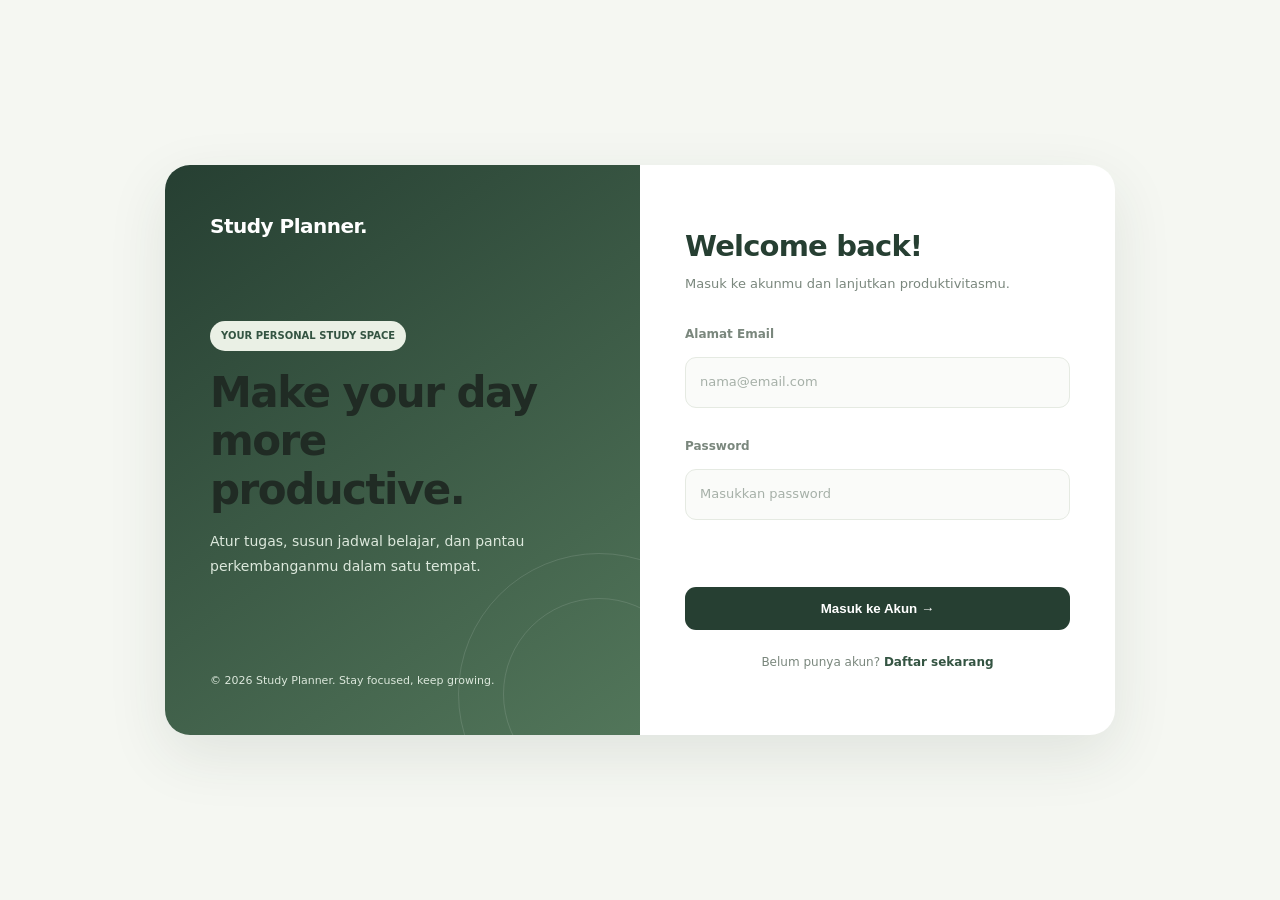
<file: tido/index.html>
<!DOCTYPE html>
<html lang="id">
<head>
    <meta charset="UTF-8">
    <meta name="viewport" content="width=device-width, initial-scale=1">
    <title>Dashboard - Study Planner</title>
    <link rel="stylesheet" href="style.css">

    <style>
        /* DASHBOARD */
        .dashboard-welcome {
            background: linear-gradient(120deg, #263F32, #456A50);
            color: white;
            padding: 30px;
            border-radius: 20px;
            margin-bottom: 22px;
            position: relative;
            overflow: hidden;
        }

        .dashboard-welcome::after {
            content: "";
            position: absolute;
            width: 190px;
            height: 190px;
            border: 35px solid rgba(255,255,255,0.07);
            border-radius: 50%;
            right: -45px;
            top: -65px;
        }

        .dashboard-welcome h2 {
            color: white;
            font-size: 25px;
            margin-bottom: 8px;
        }

        .dashboard-welcome p {
            color: #DCE9DC;
            font-size: 14px;
            margin: 0;
        }

        .dashboard-welcome small {
            display: block;
            color: #DCE9DC;
            margin-top: 15px;
        }

        .dashboard-section {
            margin-bottom: 20px;
        }

        .dashboard-section h3 {
            font-size: 17px;
            margin-bottom: 5px;
        }

        .dashboard-section > p {
            font-size: 13px;
            color: var(--mut);
            margin-bottom: 16px;
        }

        .dashboard-stats .card {
            min-height: 125px;
        }

        .dashboard-stats .stat-icon {
            width: 37px;
            height: 37px;
            border-radius: 11px;
            background: var(--sage-light);
            color: var(--dark);
            display: flex;
            align-items: center;
            justify-content: center;
            font-size: 18px;
            margin-bottom: 13px;
        }

        .dashboard-stats .card:nth-child(5) .stat-icon {
            background: #F9E5E2;
            color: var(--red);
        }

        .productivity-card {
            display: flex;
            align-items: center;
            justify-content: space-between;
            gap: 20px;
            flex-wrap: wrap;
        }

        .productivity-info {
            flex: 1;
            min-width: 180px;
        }

        .productivity-info h3 {
            margin-bottom: 5px;
        }

        .productivity-info p {
            margin: 0;
            color: var(--mut);
            font-size: 13px;
        }

        .productivity-bar {
            flex: 1;
            min-width: 180px;
        }

        .productivity-bar .prog {
            margin-top: 10px;
        }

        .dashboard-task-header {
            display: flex;
            justify-content: space-between;
            align-items: center;
            gap: 12px;
            flex-wrap: wrap;
            margin-bottom: 12px;
        }

        .dashboard-task-header h3 {
            margin: 0;
        }

        .dashboard-task-header a {
            font-size: 12px;
            color: var(--dark);
            font-weight: 700;
            text-decoration: none;
        }

        .dashboard-chart {
            margin-bottom: 20px;
        }

        .dashboard-chart h3 {
            margin-bottom: 5px;
        }

        .dashboard-chart p {
            color: var(--mut);
            font-size: 13px;
        }

        .dashboard-notif {
            max-width: 480px;
        }

        .dashboard-notif .card {
            border-radius: 20px;
        }

        .notif-content {
            margin-top: 18px;
        }

        .notif-content p {
            padding: 12px;
            border-radius: 10px;
            background: var(--bg);
            font-size: 13px;
            margin-bottom: 10px;
        }

        .dashboard-notif .notif-close {
            margin-top: 10px;
        }

        @media (min-width: 801px) {
            header .menu-btn {
                display: inline-block !important;
                visibility: hidden;
            }
        }

        @media (max-width: 600px) {
            .dashboard-welcome {
                padding: 23px;
            }

            .dashboard-welcome h2 {
                font-size: 21px;
            }

            .dashboard-stats .card {
                min-height: 110px;
            }
        }
    </style>
</head>

<body>

<input type="checkbox" id="nt">

<div id="app">

    <!-- SIDEBAR -->
    <aside id="side">
        <h2>Study Planner</h2>

        <nav id="nav">
            <a href="index.html" class="on">Dashboard</a>
            <a href="tasks.html">My Tasks</a>
            <a href="planner.html">Study Planner</a>
            <a href="calendar.html">Calendar</a>
            <a href="categories.html">Categories</a>
            <a href="statistics.html">Statistics</a>
            <a href="settings.html">Settings</a>

            <a href="#" class="out"
               onclick="bukaLogout(); return false;">
                Logout
            </a>
        </nav>
    </aside>

    <!-- MAIN -->
    <main>

        <!-- HEADER -->
        <header>
            <label for="nt" class="btn ghost menu-btn">☰ Menu</label>

            <div>
                <h1>Dashboard</h1>
                <small id="tanggalHariIni">Study Planner Overview</small>
            </div>

            <a class="btn ghost" href="#notif">
                ♢ Notifikasi <b id="badge">3</b>
            </a>
        </header>

        <!-- WELCOME -->
        <section class="dashboard-welcome">
            <h2 id="salam">Selamat datang!</h2>

            <p>
                Selamat datang kembali di Study Planner.
                Yuk, atur aktivitas belajarmu dan capai target hari ini!
            </p>

            <small id="tanggalWelcome">
                Let's make today productive.
            </small>
        </section>

        <!-- STATISTIK -->
        <section class="dashboard-section">

            <h3>Ringkasan Aktivitas</h3>
            <p>Pantau perkembangan tugas belajarmu di sini.</p>

            <div class="grid dashboard-stats">

                <div class="card stat">
                    <div class="stat-icon">▦</div>
                    <small>Total tugas</small>
                    <b id="totalTugas">0</b>
                </div>

                <div class="card stat">
                    <div class="stat-icon">◷</div>
                    <small>To Do</small>
                    <b id="todoTugas">0</b>
                </div>

                <div class="card stat">
                    <div class="stat-icon">↗</div>
                    <small>In Progress</small>
                    <b id="progressTugas">0</b>
                </div>

                <div class="card stat">
                    <div class="stat-icon">✓</div>
                    <small>Selesai</small>
                    <b id="selesaiTugas">0</b>
                </div>

                <div class="card stat">
                    <div class="stat-icon">!</div>
                    <small>Mendekati deadline</small>
                    <b id="deadlineTugasDashboard">0</b>
                </div>

            </div>
        </section>

        <!-- PRODUKTIVITAS -->
        <section class="card dashboard-section productivity-card">

            <div class="productivity-info">
                <h3>Produktivitas Belajar</h3>

                <p>
                    Lihat seberapa banyak tugas yang berhasil
                    kamu selesaikan.
                </p>
            </div>

            <div class="productivity-bar">
                <small id="labelProduktivitas">
                    Produktivitas 0%
                </small>

                <div class="prog">
                    <i id="barProduktivitas" style="width:0%"></i>
                </div>
            </div>

        </section>

        <!-- DAFTAR TUGAS -->
        <section class="card dashboard-section">

            <div class="dashboard-task-header">
                <div>
                    <h3>Perlu Segera Diselesaikan</h3>
                    <small>Prioritaskan tugas yang mendekati deadline.</small>
                </div>

                <a href="tasks.html">Lihat semua →</a>
            </div>

            <div id="dashboardTaskList">
                <p>Memuat tugas...</p>
            </div>

        </section>

        <!-- GRAFIK -->
        <section class="card dashboard-section dashboard-chart">

            <h3>Penyelesaian 7 Hari Terakhir</h3>

            <p>
                Grafik perkembangan tugas yang telah diselesaikan.
            </p>

            <div class="bars" id="grafikDashboard">
                <div>0 <i style="height:3px"></i> -</div>
                <div>0 <i style="height:3px"></i> -</div>
                <div>0 <i style="height:3px"></i> -</div>
                <div>0 <i style="height:3px"></i> -</div>
                <div>0 <i style="height:3px"></i> -</div>
                <div>0 <i style="height:3px"></i> -</div>
                <div>0 <i style="height:3px"></i> -</div>
            </div>

        </section>

        <!-- NOTIFIKASI -->
        <div class="modal dashboard-notif" id="notif">

            <div class="card">

                <h3>♢ Notifikasi</h3>

                <p class="mut">
                    Informasi tugas dan deadline kamu.
                </p>

                <div class="notif-content" id="notifIsi">
                    <p>Belum ada notifikasi.</p>
                </div>

                <a class="btn ghost notif-close" href="#">
                    Tutup
                </a>

            </div>

        </div>

        <!-- LOGOUT -->
        <div class="modal" id="logoutModal">

            <div class="card logout-card">

                <div class="logout-icon">↪</div>

                <h3>Konfirmasi Logout</h3>

                <p>
                    Apakah kamu yakin ingin keluar
                    dari akun Study Planner?
                </p>

                <div class="logout-actions">

                    <button class="btn ghost"
                            onclick="tutupLogout()">
                        Batal
                    </button>

                    <button class="btn logout-confirm"
                            onclick="logoutUser()">
                        Ya, Logout
                    </button>

                </div>

            </div>

        </div>

    </main>
</div>

<!-- JAVASCRIPT -->
<script src="auth.js"></script>
<script src="dashboard.js"></script>

<script>
    requireLogin();

    function bukaLogout() {
        document.getElementById('logoutModal')
            .classList.add('show');
    }

    function tutupLogout() {
        document.getElementById('logoutModal')
            .classList.remove('show');
    }

    document.getElementById('logoutModal')
        .addEventListener('click', function(e) {
            if (e.target === this) {
                tutupLogout();
            }
        });
</script>

</body>
</html>
</file>
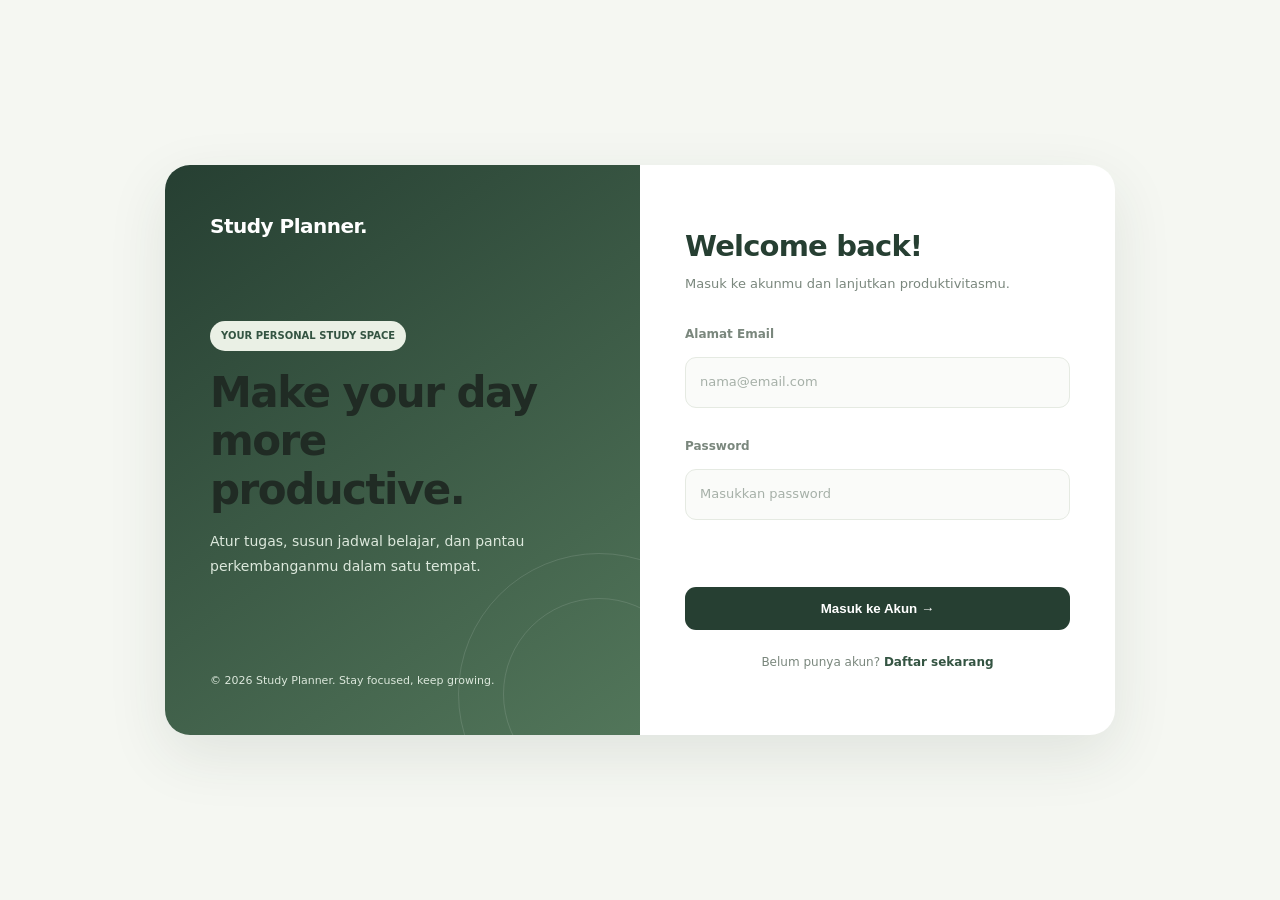
<file: tido/calendar.html>
<!DOCTYPE html>
<html lang="id">
<head>
  <meta charset="UTF-8">
  <meta name="viewport" content="width=device-width, initial-scale=1">
  <title>Calendar - Study Planner</title>
  <link rel="stylesheet" href="style.css">

  <style>
    .cal-top{display:flex;justify-content:space-between;align-items:center;gap:12px;flex-wrap:wrap;margin-bottom:18px}
    .cal-nav{display:flex;align-items:center;gap:8px}
    .cal-nav button{border:1px solid var(--line);background:white;padding:9px 13px;border-radius:10px;cursor:pointer;color:var(--ink)}
    .cal-nav button:hover{background:var(--sage-light)}
    .cal-stats{display:grid;grid-template-columns:repeat(3,1fr);gap:12px;margin-bottom:18px}
    .cal-stat{background:var(--sage-light);padding:14px;border-radius:13px}
    .cal-stat small{display:block;color:var(--mut);font-size:12px}
    .cal-stat strong{display:block;color:var(--dark);font-size:23px;margin-top:5px}
    .cal-grid{display:grid;grid-template-columns:repeat(7,minmax(0,1fr));gap:7px}
    .cal-day-name{text-align:center;color:var(--mut);font-size:12px;font-weight:700;padding:10px 0}
    .cal-date{min-height:100px;border:1px solid var(--line);border-radius:12px;padding:9px;background:white;cursor:pointer;transition:.2s;min-width:0}
    .cal-date:hover{border-color:var(--sage);background:var(--sage-light)}
    .cal-date.selected{border:2px solid var(--dark);background:var(--sage-light)}
    .cal-date.today .cal-number{background:var(--dark);color:white}
    .cal-date.other-month{opacity:.35}
    .cal-number{width:27px;height:27px;display:grid;place-items:center;border-radius:8px;font-size:12px;font-weight:700}
    .cal-dots{display:flex;gap:4px;flex-wrap:wrap;margin-top:10px}
    .cal-dots i{width:7px;height:7px;border-radius:50%;background:var(--sage)}
    .cal-more{font-size:10px;color:var(--mut);margin-top:5px}
    .cal-legend{display:flex;gap:12px;flex-wrap:wrap;margin-top:15px}
    .cal-legend span{display:flex;align-items:center;gap:6px;font-size:11px;color:var(--mut)}
    .cal-legend i{width:9px;height:9px;border-radius:50%}
    .cal-bottom{display:grid;grid-template-columns:1fr 1fr;gap:15px;margin-top:18px}
    .cal-task{display:flex;gap:10px;padding:12px 0;border-bottom:1px solid var(--line);align-items:flex-start}
    .cal-task:last-child{border-bottom:0}
    .cal-task input{width:17px;height:17px;accent-color:var(--dark);margin-top:3px}
    .cal-task-info{flex:1;min-width:0}
    .cal-task-info strong{font-size:13px;display:block;overflow-wrap:anywhere}
    .cal-task-info small{font-size:11px;color:var(--mut);display:block;margin-top:5px}
    .cal-empty{text-align:center;padding:28px 10px;color:var(--mut);font-size:13px}
    .cal-chip{display:inline-block;border-radius:20px;padding:4px 8px;font-size:10px;margin-top:6px;background:var(--sage-light);color:var(--dark)}
    .cal-task.done strong{text-decoration:line-through;color:var(--mut)}
    .cal-detail-head{display:flex;justify-content:space-between;align-items:center;gap:10px;flex-wrap:wrap}
    @media(max-width:650px){
      .cal-grid{gap:4px}
      .cal-date{min-height:67px;padding:5px 3px;border-radius:8px}
      .cal-number{width:23px;height:23px;font-size:10px}
      .cal-day-name{font-size:10px}
      .cal-dots{gap:3px;margin-top:6px}
      .cal-dots i{width:5px;height:5px}
      .cal-more{font-size:9px}
      .cal-bottom{grid-template-columns:1fr}
      .cal-stats{gap:7px}
      .cal-stat{padding:10px}
      .cal-stat strong{font-size:19px}
    }
  </style>
</head>

<body>

<input type="checkbox" id="nt">

<div id="app">

  <aside id="side">
    <h2>Study Planner</h2>
    <nav id="nav">
      <a href="index.html">Dashboard</a>
      <a href="tasks.html">My Tasks</a>
      <a href="planner.html">Study Planner</a>
      <a href="calendar.html" class="on">Calendar</a>
      <a href="categories.html">Categories</a>
      <a href="statistics.html">Statistics</a>
      <a href="settings.html">Settings</a>
      <a href="#" class="out" onclick="bukaLogout();return false;">Logout</a>
    </nav>
  </aside>

  <main>
    <header>
      <a href="index.html" class="btn ghost" style="text-decoration:none">Menu</a>
      <div>
        <h1>Calendar</h1>
        <small id="tanggalHariIni"></small>
      </div>
      <a class="btn ghost" href="index.html#notif">
        Notifikasi <b id="badge">0</b>
      </a>
    </header>

    <section class="card">
      <div class="cal-top">
        <div>
          <h2 style="margin:0">Kalender Tugas</h2>
          <p class="mut">Lihat dan pantau deadline tugasmu.</p>
        </div>
        <div class="cal-nav">
          <button id="prev" type="button">‹</button>
          <button id="hariIni" type="button">Hari ini</button>
          <button id="next" type="button">›</button>
        </div>
      </div>

      <div class="cal-stats">
        <div class="cal-stat">
          <small>Total tugas bulan ini</small>
          <strong id="statTotal">0</strong>
        </div>
        <div class="cal-stat">
          <small>Belum selesai</small>
          <strong id="statBelum">0</strong>
        </div>
        <div class="cal-stat">
          <small>Selesai</small>
          <strong id="statSelesai">0</strong>
        </div>
      </div>

      <div class="cal-detail-head">
        <h3 id="judulBulan"></h3>
        <small class="mut">Pilih tanggal untuk melihat tugas</small>
      </div>

      <div class="cal-grid" id="grid"></div>

      <div class="cal-legend" id="legend"></div>
    </section>

    <div class="cal-bottom">
      <section class="card">
        <div class="cal-detail-head">
          <h3 id="detailJudul">Detail Tanggal</h3>
          <a href="tasks.html" class="btn ghost" style="text-decoration:none">My Tasks</a>
        </div>
        <div id="detailIsi">
          <div class="cal-empty">Pilih tanggal pada kalender.</div>
        </div>
      </section>

      <section class="card">
        <h3>Informasi Kalender</h3>
        <p class="mut" style="font-size:13px;line-height:1.7">
          Kalender ini mengambil data langsung dari halaman My Tasks.
          Tambahkan deadline pada tugas untuk menampilkannya di kalender.
        </p>
        <div class="cal-chip">Terhubung dengan My Tasks</div>
        <div class="cal-chip">Data tersimpan otomatis</div>
      </section>
    </div>
  </main>
</div>

<div class="task-modal" id="logoutModal">
  <div class="task-modal-box" style="max-width:360px;text-align:center">
    <div class="logout-icon">↗</div>
    <h2>Keluar dari akun?</h2>
    <p class="mut">Apakah kamu yakin ingin keluar dari Study Planner?</p>
    <div class="task-modal-actions">
      <button class="btn ghost" onclick="tutupLogout()">Batal</button>
      <button class="btn del" onclick="logoutUser()">Ya, Logout</button>
    </div>
  </div>
</div>

<script src="auth.js"></script>
<script>
requireLogin();

const KEY_TASKS='studyPlannerTasks';
const KEY_CATS='studyPlannerCategories';

const bulanNama=[
  'Januari','Februari','Maret','April','Mei','Juni',
  'Juli','Agustus','September','Oktober','November','Desember'
];

const hariNama=['Min','Sen','Sel','Rab','Kam','Jum','Sab'];

let bulanAktif=new Date();
let tanggalDipilih=new Date();
let semuaTugas=[];
let kategoriWarna={};

function $(id){return document.getElementById(id)}

function esc(s){
  return String(s??'').replace(/[&<>"']/g,c=>({
    '&':'&amp;','<':'&lt;','>':'&gt;','"':'&quot;',"'":'&#39;'
  })[c]);
}

function bacaTugas(){
  try{
    const data=JSON.parse(localStorage.getItem(KEY_TASKS)||'[]');
    return Array.isArray(data)?data:[];
  }catch(e){return []}
}

function bacaKategori(){
  try{
    const data=JSON.parse(localStorage.getItem(KEY_CATS)||'[]');
    kategoriWarna={};
    data.forEach(k=>{
      if(k&&k.nama)kategoriWarna[k.nama]=k.warna;
    });
  }catch(e){kategoriWarna={}}
}

function warnaKategori(nama){
  return kategoriWarna[nama]||'#A8B99A';
}

function keyTanggal(d){
  const y=d.getFullYear();
  const m=String(d.getMonth()+1).padStart(2,'0');
  const t=String(d.getDate()).padStart(2,'0');
  return y+'-'+m+'-'+t;
}

function tanggalDariKey(s){
  const p=s.split('-').map(Number);
  return new Date(p[0],p[1]-1,p[2]);
}

function formatTanggal(d){
  return d.toLocaleDateString('id-ID',{
    weekday:'long',day:'numeric',month:'long',year:'numeric'
  });
}

function muat(){
  semuaTugas=bacaTugas();
  bacaKategori();
  render();
}

function render(){
  const tahun=bulanAktif.getFullYear();
  const bulan=bulanAktif.getMonth();

  $('judulBulan').textContent=bulanNama[bulan]+' '+tahun;

  const pertama=new Date(tahun,bulan,1);
  const awal=new Date(tahun,bulan,1-pertama.getDay());
  const hariIni=keyTanggal(new Date());
  const dipilih=keyTanggal(tanggalDipilih);

  let html=hariNama.map(h=>
    '<div class="cal-day-name">'+h+'</div>'
  ).join('');

  for(let i=0;i<42;i++){
    const d=new Date(awal);
    d.setDate(awal.getDate()+i);
    const key=keyTanggal(d);
    const tugas=semuaTugas.filter(t=>t.deadline===key);
    const titik=tugas.slice(0,4).map(t=>
      '<i style="background:'+esc(warnaKategori(t.kategori))+'"></i>'
    ).join('');

    html+=`
      <div class="cal-date
        ${d.getMonth()!==bulan?'other-month':''}
        ${key===hariIni?'today':''}
        ${key===dipilih?'selected':''}"
        data-date="${key}" tabindex="0" role="button">
        <div class="cal-number">${d.getDate()}</div>
        <div class="cal-dots">${titik}</div>
        ${tugas.length>4?'<div class="cal-more">+'+(tugas.length-4)+'</div>':''}
      </div>`;
  }

  $('grid').innerHTML=html;
  renderStat();
  renderDetail();
  renderLegend();
}

function renderStat(){
  const bulan=bulanAktif.getMonth();
  const tahun=bulanAktif.getFullYear();
  const data=semuaTugas.filter(t=>{
    if(!t.deadline)return false;
    const d=tanggalDariKey(t.deadline);
    return d.getMonth()===bulan&&d.getFullYear()===tahun;
  });

  $('statTotal').textContent=data.length;
  $('statSelesai').textContent=data.filter(t=>t.status==='Completed').length;
  $('statBelum').textContent=data.filter(t=>t.status!=='Completed').length;

  const batas=new Date();
  batas.setHours(23,59,59,999);
  batas.setDate(batas.getDate()+3);
  $('badge').textContent=semuaTugas.filter(t=>{
    if(t.status==='Completed'||!t.deadline)return false;
    return tanggalDariKey(t.deadline)<=batas;
  }).length;
}

function renderDetail(){
  const key=keyTanggal(tanggalDipilih);
  const data=semuaTugas.filter(t=>t.deadline===key);

  $('detailJudul').textContent=formatTanggal(tanggalDipilih);

  if(!data.length){
    $('detailIsi').innerHTML='<div class="cal-empty">Tidak ada tugas pada tanggal ini.</div>';
    return;
  }

  $('detailIsi').innerHTML=data.map(t=>{
    const index=semuaTugas.indexOf(t);
    return `
      <div class="cal-task ${t.status==='Completed'?'done':''}">
        <input type="checkbox" data-index="${index}"
          ${t.status==='Completed'?'checked':''}
          aria-label="Tandai tugas selesai">
        <div class="cal-task-info">
          <strong>${esc(t.nama||'(Tanpa nama)')}</strong>
          <small>${esc(t.jam||'Tanpa jam')} · ${esc(t.prioritas||'Medium')}</small>
          <span class="cal-chip" style="background:${esc(warnaKategori(t.kategori))}22">
            ${esc(t.kategori||'Lainnya')}
          </span>
        </div>
      </div>`;
  }).join('');
}

function renderLegend(){
  const nama=[...new Set(semuaTugas.map(t=>t.kategori||'Lainnya'))];
  if(!nama.length){
    $('legend').innerHTML='<span>Belum ada kategori tugas.</span>';
    return;
  }

  $('legend').innerHTML=nama.map(n=>
    '<span><i style="background:'+esc(warnaKategori(n))+'"></i>'+esc(n)+'</span>'
  ).join('');
}

$('grid').addEventListener('click',function(e){
  const el=e.target.closest('[data-date]');
  if(!el)return;
  tanggalDipilih=tanggalDariKey(el.dataset.date);
  if(tanggalDipilih.getMonth()!==bulanAktif.getMonth()||
     tanggalDipilih.getFullYear()!==bulanAktif.getFullYear()){
    bulanAktif=new Date(tanggalDipilih);
  }
  render();
});

$('grid').addEventListener('keydown',function(e){
  if(e.key!=='Enter'&&e.key!==' ')return;
  const el=e.target.closest('[data-date]');
  if(!el)return;
  e.preventDefault();
  tanggalDipilih=tanggalDariKey(el.dataset.date);
  bulanAktif=new Date(tanggalDipilih);
  render();
});

$('detailIsi').addEventListener('change',function(e){
  if(!e.target.matches('input[type="checkbox"][data-index]'))return;

  const index=Number(e.target.dataset.index);
  if(!semuaTugas[index])return;

  semuaTugas[index].status=e.target.checked?'Completed':'To Do';
  localStorage.setItem(KEY_TASKS,JSON.stringify(semuaTugas));
  render();
});

$('prev').addEventListener('click',function(){
  bulanAktif.setMonth(bulanAktif.getMonth()-1);
  render();
});

$('next').addEventListener('click',function(){
  bulanAktif.setMonth(bulanAktif.getMonth()+1);
  render();
});

$('hariIni').addEventListener('click',function(){
  bulanAktif=new Date();
  tanggalDipilih=new Date();
  render();
});

function bukaLogout(){
  $('logoutModal').classList.add('show');
}

function tutupLogout(){
  $('logoutModal').classList.remove('show');
}

$('logoutModal').addEventListener('click',function(e){
  if(e.target===$('logoutModal'))tutupLogout();
});

$('tanggalHariIni').textContent=formatTanggal(new Date());

window.addEventListener('storage',function(e){
  if(e.key===KEY_TASKS||e.key===KEY_CATS)muat();
});

window.addEventListener('pageshow',muat);

muat();
</script>

</body>
</html>
</file>
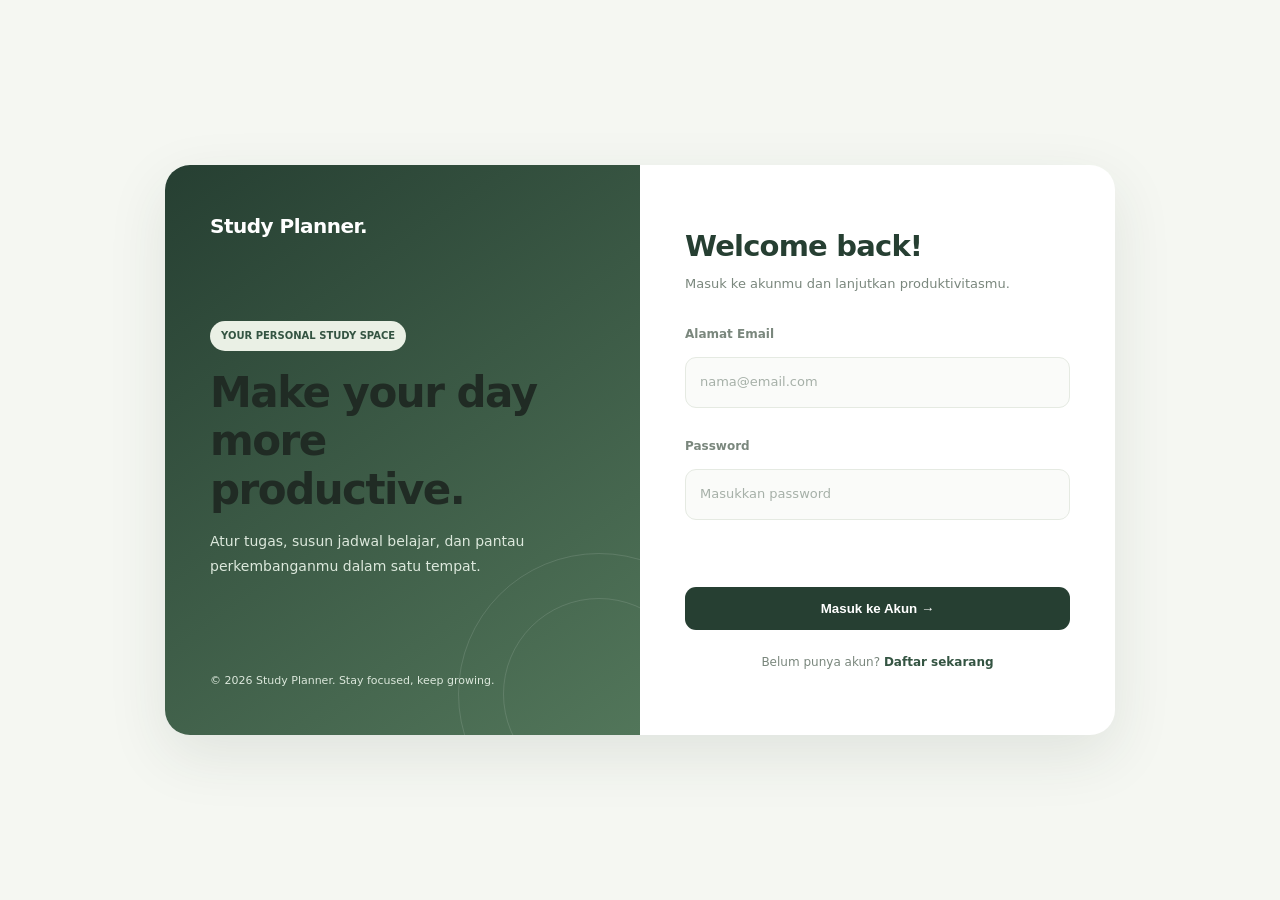
<file: tido/categories.html>
<!DOCTYPE html>
<html lang="id">
<head>
  <meta charset="UTF-8">
  <meta name="viewport" content="width=device-width, initial-scale=1">
  <title>Categories - Study Planner</title>
  <link rel="stylesheet" href="style.css">

  <style>
    .cat-hero{padding:24px;border-radius:18px;background:linear-gradient(120deg,#263f32,#45694f);color:white;margin-bottom:20px}
    .cat-hero p{color:#dce8dc;margin-bottom:0}
    .cat-stats{display:grid;grid-template-columns:repeat(4,1fr);gap:13px;margin-bottom:20px}
    .cat-stat{background:white;border:1px solid var(--line);border-radius:15px;padding:17px}
    .cat-stat small{color:var(--mut);display:block;font-size:12px}
    .cat-stat strong{font-size:24px;color:var(--dark);display:block;margin-top:7px}
    .cat-layout{display:grid;grid-template-columns:330px minmax(0,1fr);gap:18px;align-items:start}
    .cat-form{display:flex;flex-direction:column;gap:13px}
    .cat-form label{font-size:12px;font-weight:700;color:var(--ink)}
    .cat-form input,.cat-form select{width:100%;padding:12px;border:1px solid var(--line);border-radius:10px;background:white;color:var(--ink);font:inherit;outline:none}
    .cat-form input:focus,.cat-form select:focus{border-color:var(--sage)}
    .cat-color{height:43px!important;padding:4px!important;cursor:pointer}
    .cat-actions{display:flex;gap:8px;flex-wrap:wrap}
    .cat-toolbar{display:flex;gap:10px;flex-wrap:wrap;margin-bottom:15px}
    .cat-toolbar input{flex:1;min-width:160px;padding:11px 13px;border:1px solid var(--line);border-radius:10px;outline:none}
    .cat-list{display:grid;grid-template-columns:repeat(2,minmax(0,1fr));gap:12px}
    .cat-item{border:1px solid var(--line);border-radius:15px;padding:15px;background:white;min-width:0}
    .cat-item-top{display:flex;justify-content:space-between;align-items:flex-start;gap:10px}
    .cat-name{display:flex;align-items:center;gap:9px;min-width:0}
    .cat-dot{width:12px;height:12px;border-radius:50%;flex-shrink:0}
    .cat-name strong{font-size:14px;overflow-wrap:anywhere}
    .cat-count{font-size:11px;color:var(--mut);margin-top:10px}
    .cat-progress{height:7px;background:#edf0eb;border-radius:20px;overflow:hidden;margin-top:9px}
    .cat-progress div{height:100%;border-radius:20px}
    .cat-item-actions{display:flex;gap:6px;margin-top:13px}
    .cat-item-actions button{border:1px solid var(--line);background:white;border-radius:8px;padding:7px 10px;font-size:11px;cursor:pointer}
    .cat-item-actions button:hover{background:var(--sage-light)}
    .cat-item-actions .hapus{color:#b5533c}
    .cat-empty{grid-column:1/-1;text-align:center;padding:35px 10px;color:var(--mut);border:1px dashed var(--line);border-radius:14px}
    .cat-message{font-size:12px;min-height:16px;color:var(--dark)}
    .cat-modal{display:none;position:fixed;inset:0;background:#17251dcc;z-index:1000;align-items:center;justify-content:center;padding:16px}
    .cat-modal.show{display:flex}
    .cat-modal-box{background:white;width:100%;max-width:400px;border-radius:18px;padding:23px}
    .cat-modal-actions{display:flex;justify-content:flex-end;gap:9px;margin-top:20px}
    @media(max-width:850px){.cat-layout{grid-template-columns:1fr}.cat-stats{grid-template-columns:repeat(2,1fr)}}
    @media(max-width:520px){.cat-list{grid-template-columns:1fr}.cat-hero{padding:18px}.cat-stats{gap:8px}.cat-stat{padding:12px}.cat-stat strong{font-size:20px}}
  </style>
</head>

<body>

<input type="checkbox" id="nt">

<div id="app">
  <aside id="side">
    <h2>Study Planner</h2>
    <nav id="nav">
      <a href="index.html">Dashboard</a>
      <a href="tasks.html">My Tasks</a>
      <a href="planner.html">Study Planner</a>
      <a href="calendar.html">Calendar</a>
      <a href="categories.html" class="on">Categories</a>
      <a href="statistics.html">Statistics</a>
      <a href="settings.html">Settings</a>
      <a href="#" class="out" onclick="bukaLogout();return false;">Logout</a>
    </nav>
  </aside>

  <main>
    <header>
      <a href="index.html" class="btn ghost" style="text-decoration:none">Menu</a>
      <div>
        <h1>Categories</h1>
        <small id="tanggalHariIni"></small>
      </div>
      <a href="tasks.html" class="btn ghost" style="text-decoration:none">My Tasks</a>
    </header>

    <section class="cat-hero">
      <h2>Organize your learning.</h2>
      <p>Kelompokkan tugas berdasarkan kategori agar kegiatan belajarmu lebih teratur.</p>
    </section>

    <section class="cat-stats">
      <div class="cat-stat">
        <small>Total kategori</small>
        <strong id="cKat">0</strong>
      </div>
      <div class="cat-stat">
        <small>Total tugas</small>
        <strong id="cTugas">0</strong>
      </div>
      <div class="cat-stat">
        <small>Kategori teraktif</small>
        <strong id="cTop" style="font-size:16px">-</strong>
      </div>
      <div class="cat-stat">
        <small>Kategori kosong</small>
        <strong id="cKosong">0</strong>
      </div>
    </section>

    <div class="cat-layout">
      <section class="card">
        <h2 id="judulForm">Buat kategori</h2>
        <p class="mut">Tambahkan kategori untuk mengatur tugasmu.</p>

        <form id="formTambah" class="cat-form">
          <input type="hidden" id="editIndex" value="-1">

          <div>
            <label for="namaBaru">Nama kategori</label>
            <input id="namaBaru" type="text" placeholder="Contoh: Tugas Matematika" maxlength="40" required>
          </div>

          <div>
            <label for="warnaBaru">Warna kategori</label>
            <input id="warnaBaru" class="cat-color" type="color" value="#A8B99A">
          </div>

          <button class="btn primary" type="submit" id="btnSimpan">+ Tambah Kategori</button>
          <button class="btn ghost" type="button" id="btnBatal" style="display:none">Batal Edit</button>
          <p class="cat-message" id="msg"></p>
        </form>

        <hr style="border:0;border-top:1px solid var(--line);margin:20px 0">

        <h3>Tips kategori</h3>
        <p class="mut" style="font-size:12px;line-height:1.7">
          Gunakan kategori yang jelas agar kamu lebih mudah mengelompokkan tugas sekolah, project, ujian, dan kegiatan belajar mandiri.
        </p>
      </section>

      <section class="card">
        <div style="display:flex;justify-content:space-between;align-items:center;gap:10px;flex-wrap:wrap">
          <div>
            <h2>Daftar Kategori</h2>
            <p class="mut">Kelola semua kategori tugasmu.</p>
          </div>
          <button class="btn ghost" type="button" id="btnReset">Reset Default</button>
        </div>

        <div class="cat-toolbar">
          <input type="search" id="cari" placeholder="Cari kategori...">
        </div>

        <div class="cat-list" id="daftar"></div>
      </section>
    </div>
  </main>
</div>

<div class="cat-modal" id="logoutModal">
  <div class="cat-modal-box" style="text-align:center">
    <h2>Keluar dari akun?</h2>
    <p class="mut">Apakah kamu yakin ingin keluar dari Study Planner?</p>
    <div class="cat-modal-actions">
      <button class="btn ghost" onclick="tutupLogout()">Batal</button>
      <button class="btn del" onclick="logoutUser()">Ya, Logout</button>
    </div>
  </div>
</div>

<div class="cat-modal" id="hapusModal">
  <div class="cat-modal-box">
    <h2>Hapus kategori?</h2>
    <p id="hapusPesan" class="mut">Kategori akan dihapus.</p>
    <div class="cat-modal-actions">
      <button class="btn ghost" id="batalHapus">Batal</button>
      <button class="btn del" id="konfirmasiHapus">Hapus</button>
    </div>
  </div>
</div>

<script src="auth.js"></script>
<script>
requireLogin();

const KEY_TASKS='studyPlannerTasks';
const KEY_CATS='studyPlannerCategories';

const defaultCats=[
  {nama:'Tugas Sekolah',warna:'#A8B99A'},
  {nama:'Belajar Mandiri',warna:'#80A9A0'},
  {nama:'Project',warna:'#9A9BC7'},
  {nama:'Pekerjaan',warna:'#D6AE58'},
  {nama:'Ujian dan Persiapan',warna:'#D98E82'},
  {nama:'Lainnya',warna:'#A5A5A5'}
];

let kategori=[];
let tugas=[];
let indexHapus=-1;

function $(id){return document.getElementById(id)}

function esc(s){
  return String(s??'').replace(/[&<>"']/g,c=>({
    '&':'&amp;','<':'&lt;','>':'&gt;','"':'&quot;',"'":'&#39;'
  })[c]);
}

function baca(key){
  try{
    const data=JSON.parse(localStorage.getItem(key)||'[]');
    return Array.isArray(data)?data:[];
  }catch(e){return []}
}

function simpanKategori(){
  localStorage.setItem(KEY_CATS,JSON.stringify(kategori));
}

function muat(){
  kategori=baca(KEY_CATS);
  tugas=baca(KEY_TASKS);

  if(!kategori.length){
    kategori=defaultCats.map(k=>({...k}));
  }

  // Pastikan kategori yang dipakai tugas tetap tersedia.
  tugas.forEach(t=>{
    const nama=t.kategori||'Lainnya';
    if(!kategori.some(k=>k.nama.toLowerCase()===nama.toLowerCase())){
      kategori.push({nama,warna:'#A8B99A'});
    }
  });

  if(!kategori.some(k=>k.nama==='Lainnya')){
    kategori.push({nama:'Lainnya',warna:'#A5A5A5'});
  }

  simpanKategori();
  render();
}

function render(){
  const cari=$('cari').value.trim().toLowerCase();
  const jumlah=kategori.map(k=>({
    ...k,
    total:tugas.filter(t=>(t.kategori||'Lainnya')===k.nama).length,
    selesai:tugas.filter(t=>(t.kategori||'Lainnya')===k.nama&&t.status==='Completed').length
  }));

  $('cKat').textContent=kategori.length;
  $('cTugas').textContent=tugas.length;
  $('cKosong').textContent=jumlah.filter(k=>k.total===0).length;

  const top=[...jumlah].sort((a,b)=>b.total-a.total)[0];
  $('cTop').textContent=top&&top.total?top.nama:'-';

  const hasil=jumlah.filter(k=>k.nama.toLowerCase().includes(cari));

  if(!hasil.length){
    $('daftar').innerHTML='<div class="cat-empty">Kategori tidak ditemukan.</div>';
    return;
  }

  $('daftar').innerHTML=hasil.map(k=>{
    const persen=k.total?Math.round(k.selesai/k.total*100):0;
    const index=kategori.findIndex(x=>x.nama===k.nama);

    return `
      <article class="cat-item">
        <div class="cat-item-top">
          <div class="cat-name">
            <span class="cat-dot" style="background:${esc(k.warna)}"></span>
            <strong>${esc(k.nama)}</strong>
          </div>
          <small class="mut">${k.total} tugas</small>
        </div>

        <div class="cat-count">${k.selesai} selesai · ${k.total-k.selesai} belum selesai</div>
        <div class="cat-progress">
          <div style="width:${persen}%;background:${esc(k.warna)}"></div>
        </div>
        <small class="mut">${persen}% selesai</small>

        <div class="cat-item-actions">
          <button type="button" data-edit="${index}">Edit</button>
          <button type="button" class="hapus" data-delete="${index}" ${k.nama==='Lainnya'?'disabled':''}>Hapus</button>
        </div>
      </article>`;
  }).join('');
}

function resetForm(){
  $('formTambah').reset();
  $('editIndex').value=-1;
  $('warnaBaru').value='#A8B99A';
  $('judulForm').textContent='Buat kategori';
  $('btnSimpan').textContent='+ Tambah Kategori';
  $('btnBatal').style.display='none';
}

function editKategori(index){
  const k=kategori[index];
  if(!k)return;

  $('editIndex').value=index;
  $('namaBaru').value=k.nama;
  $('warnaBaru').value=k.warna||'#A8B99A';
  $('judulForm').textContent='Edit kategori';
  $('btnSimpan').textContent='Simpan Perubahan';
  $('btnBatal').style.display='block';
  $('msg').textContent='';

  $('namaBaru').focus();
}

$('formTambah').addEventListener('submit',function(e){
  e.preventDefault();

  const nama=$('namaBaru').value.trim();
  const warna=$('warnaBaru').value;
  const index=Number($('editIndex').value);

  if(!nama){
    $('msg').textContent='Nama kategori tidak boleh kosong.';
    return;
  }

  const duplikat=kategori.some((k,i)=>
    k.nama.toLowerCase()===nama.toLowerCase()&&i!==index
  );

  if(duplikat){
    $('msg').textContent='Kategori tersebut sudah tersedia.';
    return;
  }

  if(index>=0&&kategori[index]){
    const namaLama=kategori[index].nama;
    kategori[index]={nama,warna};

    tugas.forEach(t=>{
      if(t.kategori===namaLama)t.kategori=nama;
    });

    localStorage.setItem(KEY_TASKS,JSON.stringify(tugas));
    $('msg').textContent='Kategori berhasil diperbarui.';
  }else{
    kategori.push({nama,warna});
    $('msg').textContent='Kategori berhasil ditambahkan.';
  }

  simpanKategori();
  resetForm();
  render();
});

$('btnBatal').addEventListener('click',function(){
  resetForm();
  $('msg').textContent='';
});

$('cari').addEventListener('input',render);

$('daftar').addEventListener('click',function(e){
  const edit=e.target.closest('[data-edit]');
  const hapus=e.target.closest('[data-delete]');

  if(edit){
    editKategori(Number(edit.dataset.edit));
  }

  if(hapus){
    const index=Number(hapus.dataset.delete);
    const k=kategori[index];
    if(!k)return;

    indexHapus=index;
    $('hapusPesan').textContent=
      'Kategori "'+k.nama+'" akan dihapus. Tugas yang menggunakan kategori ini akan dipindahkan ke Lainnya.';
    $('hapusModal').classList.add('show');
  }
});

$('batalHapus').addEventListener('click',function(){
  indexHapus=-1;
  $('hapusModal').classList.remove('show');
});

$('konfirmasiHapus').addEventListener('click',function(){
  if(indexHapus<0||!kategori[indexHapus])return;

  const nama=kategori[indexHapus].nama;
  tugas.forEach(t=>{
    if(t.kategori===nama)t.kategori='Lainnya';
  });

  kategori.splice(indexHapus,1);
  localStorage.setItem(KEY_TASKS,JSON.stringify(tugas));
  simpanKategori();

  indexHapus=-1;
  $('hapusModal').classList.remove('show');
  resetForm();
  render();
});

$('btnReset').addEventListener('click',function(){
  if(!confirm('Kembalikan daftar kategori ke kategori bawaan?'))return;

  kategori=defaultCats.map(k=>({...k}));

  tugas.forEach(t=>{
    const nama=t.kategori||'Lainnya';
    if(!kategori.some(k=>k.nama.toLowerCase()===nama.toLowerCase())){
      kategori.push({nama,warna:'#A8B99A'});
    }
  });

  simpanKategori();
  resetForm();
  render();
  $('msg').textContent='Kategori bawaan berhasil dipulihkan.';
});

function bukaLogout(){
  $('logoutModal').classList.add('show');
}

function tutupLogout(){
  $('logoutModal').classList.remove('show');
}

$('logoutModal').addEventListener('click',function(e){
  if(e.target===$('logoutModal'))tutupLogout();
});

$('hapusModal').addEventListener('click',function(e){
  if(e.target===$('hapusModal')){
    $('hapusModal').classList.remove('show');
    indexHapus=-1;
  }
});

$('tanggalHariIni').textContent=new Date().toLocaleDateString('id-ID',{
  weekday:'long',day:'numeric',month:'long',year:'numeric'
});

window.addEventListener('storage',function(e){
  if(e.key===KEY_TASKS||e.key===KEY_CATS)muat();
});

muat();
</script>

</body>
</html>
</file>
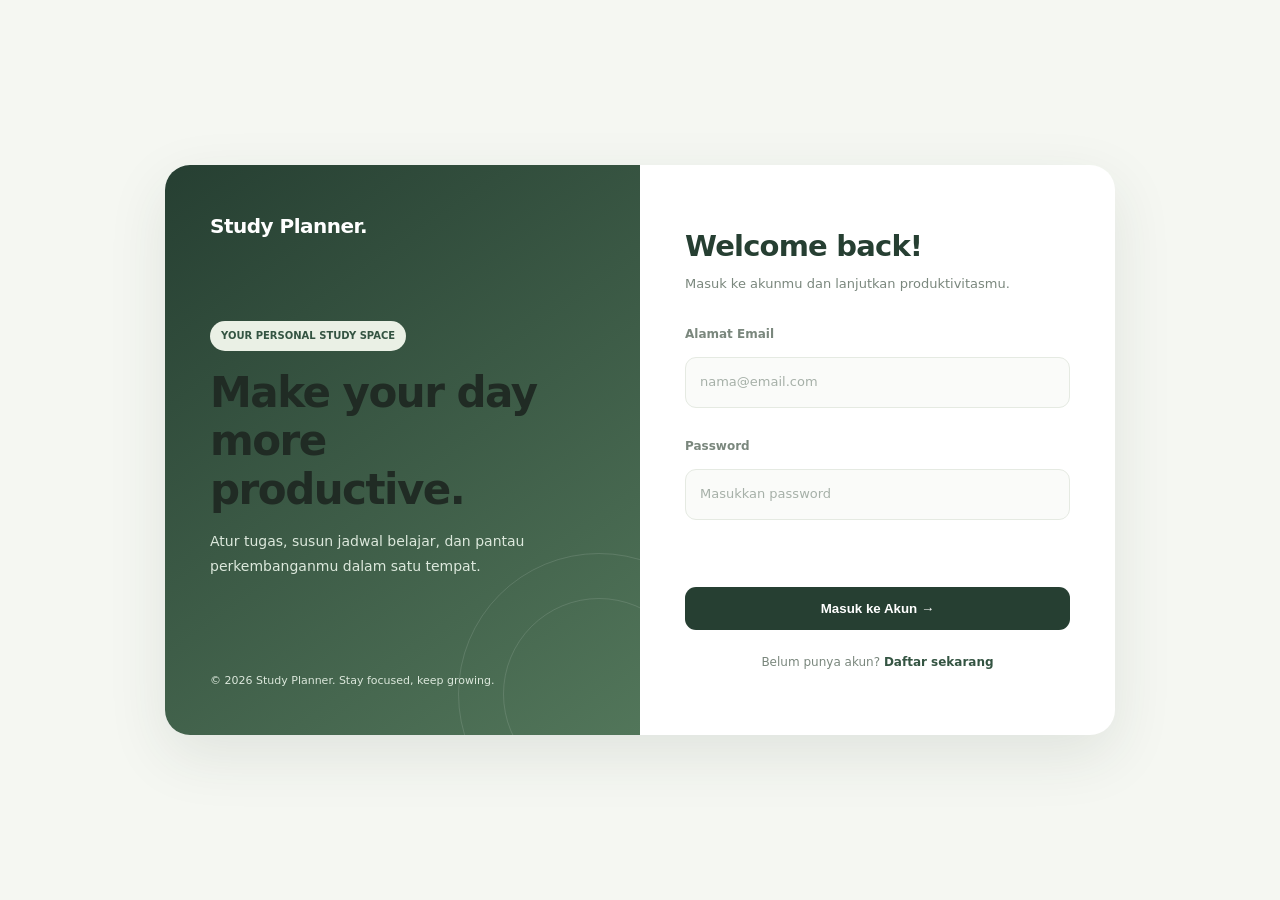
<file: tido/login.html>
<!DOCTYPE html>
<html lang="id">
<head>
  <meta charset="UTF-8">
  <meta name="viewport" content="width=device-width, initial-scale=1">
  <title>Login - Study Planner</title>
  <link rel="stylesheet" href="style.css">

  <style>
    *{box-sizing:border-box}
    body{
      margin:0;
      min-height:100vh;
      background:#F5F7F2;
      font-family:Inter,Poppins,system-ui,sans-serif;
      color:#202B24;
      display:grid;
      place-items:center;
      padding:25px;
    }
    .auth-wrap{
      width:100%;
      max-width:950px;
      min-height:570px;
      display:grid;
      grid-template-columns:1fr 1fr;
      background:white;
      border-radius:25px;
      overflow:hidden;
      box-shadow:0 20px 60px rgba(38,63,50,.10);
    }
    .auth-side{
      padding:45px;
      background:linear-gradient(145deg,#263F32,#52765A);
      color:white;
      display:flex;
      flex-direction:column;
      justify-content:space-between;
      position:relative;
      overflow:hidden;
    }
    .auth-side:before,.auth-side:after{
      content:"";
      position:absolute;
      border:1px solid rgba(255,255,255,.12);
      border-radius:50%;
      width:280px;
      height:280px;
      right:-100px;
      bottom:-100px;
    }
    .auth-side:after{
      width:190px;
      height:190px;
      right:-55px;
      bottom:-55px;
    }
    .auth-brand{
      font-size:20px;
      font-weight:800;
      letter-spacing:-.5px;
      position:relative;
      z-index:1;
    }
    .auth-side-content{
      position:relative;
      z-index:1;
      max-width:360px;
    }
    .auth-side-content h1{
      font-size:42px;
      line-height:1.15;
      letter-spacing:-1.5px;
      margin:0 0 15px;
    }
    .auth-side-content p{
      color:#DCE8DC;
      font-size:14px;
      line-height:1.8;
    }
    .auth-side-footer{
      color:#DCE8DC;
      font-size:11px;
      position:relative;
      z-index:1;
    }
    .auth-content{
      padding:50px 45px;
      display:flex;
      flex-direction:column;
      justify-content:center;
    }
    .auth-content h2{
      font-size:29px;
      letter-spacing:-.8px;
      margin:0 0 8px;
      color:#263F32;
    }
    .auth-subtitle{
      font-size:13px;
      color:#7A877D;
      margin:0 0 30px;
    }
    .auth-form{
      display:flex;
      flex-direction:column;
      gap:17px;
    }
    .auth-field label{
      display:block;
      font-size:12px;
      font-weight:700;
      margin-bottom:8px;
    }
    .auth-field input{
      width:100%;
      padding:14px;
      border:1px solid #E5EAE2;
      border-radius:11px;
      outline:none;
      background:#FAFBF9;
      font:inherit;
      font-size:13px;
      transition:.2s;
    }
    .auth-field input:focus{
      border-color:#8DA58A;
      background:white;
      box-shadow:0 0 0 3px rgba(168,185,154,.15);
    }
    .auth-submit{
      border:0;
      background:#263F32;
      color:white;
      padding:14px;
      border-radius:11px;
      font-weight:700;
      cursor:pointer;
      transition:.2s;
      margin-top:5px;
    }
    .auth-submit:hover{
      background:#45694F;
      transform:translateY(-2px);
    }
    .auth-message{
      color:#B5533C;
      font-size:12px;
      min-height:16px;
      line-height:1.5;
    }
    .auth-bottom{
      font-size:12px;
      color:#7A877D;
      text-align:center;
      margin-top:23px;
    }
    .auth-bottom a{
      color:#345442;
      font-weight:700;
      text-decoration:none;
    }
    .auth-bottom a:hover{text-decoration:underline}
    .auth-label{
      display:inline-block;
      background:#EAF0E5;
      color:#345442;
      font-size:10px;
      font-weight:700;
      padding:7px 11px;
      border-radius:30px;
      margin-bottom:18px;
    }
    @media(max-width:700px){
      .auth-wrap{grid-template-columns:1fr;max-width:430px}
      .auth-side{min-height:220px;padding:27px}
      .auth-side-content h1{font-size:29px}
      .auth-side-content p{font-size:12px}
      .auth-side-footer{display:none}
      .auth-content{padding:35px 27px}
    }
    @media(max-width:380px){
      body{padding:12px}
      .auth-content{padding:28px 20px}
    }
  </style>
</head>

<body>

<div class="auth-wrap">

  <section class="auth-side">
    <div class="auth-brand">Study Planner.</div>

    <div class="auth-side-content">
      <span class="auth-label">YOUR PERSONAL STUDY SPACE</span>
      <h1>Make your day more productive.</h1>
      <p>
        Atur tugas, susun jadwal belajar, dan pantau perkembanganmu
        dalam satu tempat.
      </p>
    </div>

    <div class="auth-side-footer">
      © 2026 Study Planner. Stay focused, keep growing.
    </div>
  </section>

  <section class="auth-content">
    <h2>Welcome back!</h2>
    <p class="auth-subtitle">Masuk ke akunmu dan lanjutkan produktivitasmu.</p>

    <form id="loginForm" class="auth-form">
      <div class="auth-field">
        <label for="email">Alamat Email</label>
        <input
          type="email"
          id="email"
          placeholder="nama@email.com"
          autocomplete="email"
          required
        >
      </div>

      <div class="auth-field">
        <label for="password">Password</label>
        <input
          type="password"
          id="password"
          placeholder="Masukkan password"
          autocomplete="current-password"
          required
        >
      </div>

      <div class="auth-message" id="pesan"></div>

      <button class="auth-submit" type="submit">Masuk ke Akun →</button>
    </form>

    <div class="auth-bottom">
      Belum punya akun?
      <a href="register.html">Daftar sekarang</a>
    </div>
  </section>

</div>

<script src="auth.js"></script>
<script>
if(localStorage.getItem('currentUser')){
  window.location.href='index.html';
}

document.getElementById('loginForm').addEventListener('submit',async function(e){
  e.preventDefault();

  const email=document.getElementById('email').value.trim();
  const password=document.getElementById('password').value;
  const pesan=document.getElementById('pesan');
  const tombol=this.querySelector('button[type="submit"]');

  pesan.textContent='';
  tombol.disabled=true;
  tombol.textContent='Memproses...';

  try{
    const hasil=await loginUser(email,password);

    if(!hasil.ok){
      pesan.textContent=hasil.pesan;
      return;
    }

    window.location.href='index.html';
  }catch(error){
    pesan.textContent='Terjadi kesalahan. Silakan coba lagi.';
  }finally{
    tombol.disabled=false;
    tombol.textContent='Masuk ke Akun →';
  }
});
</script>

</body>
</html>
</file>
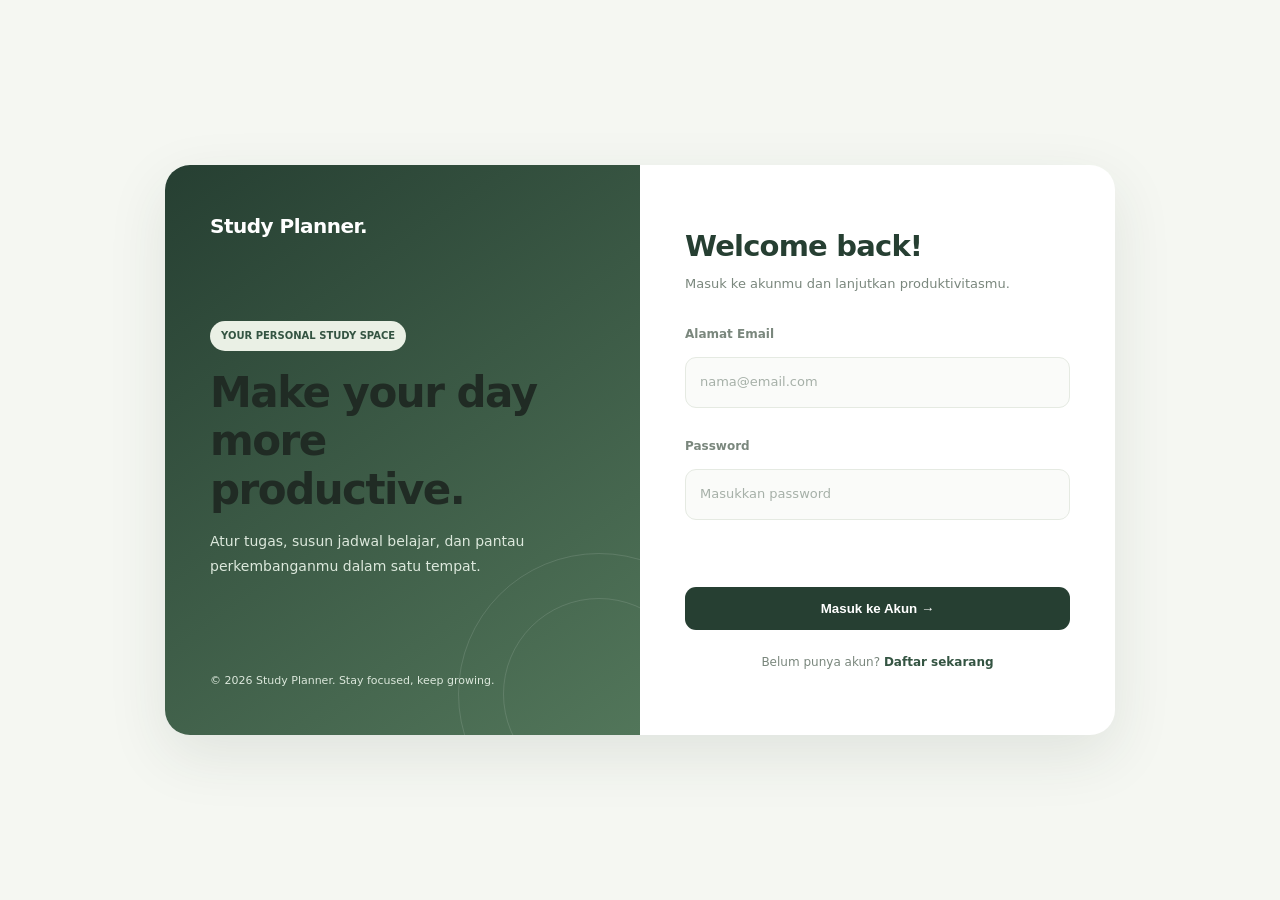
<file: tido/planner.html>
<!DOCTYPE html>
<html lang="id">
<head>
  <meta charset="UTF-8">
  <meta name="viewport" content="width=device-width, initial-scale=1">
  <title>Study Planner - Study Planner</title>
  <link rel="stylesheet" href="style.css">

  <style>
    .planner-wrap{display:grid;grid-template-columns:minmax(0,1.5fr) minmax(280px,.8fr);gap:18px}
    .planner-title{display:flex;justify-content:space-between;align-items:center;gap:12px;flex-wrap:wrap;margin-bottom:18px}
    .planner-title h2{margin:0}
    .week-nav{display:flex;align-items:center;gap:8px}
    .week-nav button{border:1px solid var(--line);background:white;color:var(--ink);padding:9px 13px;border-radius:10px;cursor:pointer}
    .week-nav button:hover{background:var(--sage-light)}
    .week-label{font-size:13px;color:var(--mut);font-weight:600}
    .week-grid{display:grid;grid-template-columns:repeat(7,minmax(0,1fr));gap:8px}
    .day-card{border:1px solid var(--line);border-radius:13px;padding:11px 7px;min-height:125px;background:white;cursor:pointer;transition:.2s}
    .day-card:hover{border-color:var(--sage);transform:translateY(-2px)}
    .day-card.active{border:2px solid var(--dark);background:var(--sage-light)}
    .day-card.today .day-number{background:var(--dark);color:white}
    .day-name{text-align:center;color:var(--mut);font-size:11px;font-weight:700}
    .day-number{width:29px;height:29px;border-radius:9px;display:grid;place-items:center;margin:7px auto;font-weight:700;font-size:13px}
    .day-count{text-align:center;font-size:10px;color:var(--mut)}
    .day-dots{display:flex;justify-content:center;gap:4px;margin-top:9px;flex-wrap:wrap}
    .day-dots i{width:6px;height:6px;border-radius:50%;background:var(--sage)}
    .day-dots i.done{background:var(--green)}
    .selected-day{display:flex;justify-content:space-between;align-items:center;gap:10px;margin:22px 0 13px;flex-wrap:wrap}
    .selected-day h3{margin:0}
    .schedule-item{display:flex;gap:12px;padding:14px 0;border-bottom:1px solid var(--line);align-items:flex-start}
    .schedule-item:last-child{border-bottom:0}
    .schedule-time{min-width:75px;color:var(--dark);font-size:12px;font-weight:700;padding-top:3px}
    .schedule-info{flex:1;min-width:0}
    .schedule-info strong{display:block;font-size:14px;overflow-wrap:anywhere}
    .schedule-info small{display:block;color:var(--mut);font-size:12px;margin-top:5px}
    .schedule-actions{display:flex;gap:5px;flex-wrap:wrap}
    .mini-btn{border:1px solid var(--line);background:white;border-radius:8px;padding:6px 9px;cursor:pointer;color:var(--ink);font-size:12px}
    .mini-btn:hover{background:var(--sage-light)}
    .mini-btn.danger{color:var(--red)}
    .schedule-item.is-done .schedule-info strong{text-decoration:line-through;color:var(--mut)}
    .schedule-item.is-done{opacity:.65}
    .empty-state{text-align:center;padding:30px 15px;color:var(--mut);font-size:13px}
    .empty-icon{font-size:30px;margin-bottom:8px}
    .planner-form label{display:block;margin:12px 0 6px;font-size:13px;font-weight:600}
    .planner-form input,.planner-form select,.planner-form textarea{width:100%;box-sizing:border-box}
    .form-two{display:grid;grid-template-columns:1fr 1fr;gap:10px}
    .planner-stats{display:grid;grid-template-columns:repeat(3,1fr);gap:9px;margin-bottom:16px}
    .planner-stat{background:var(--sage-light);border-radius:12px;padding:12px}
    .planner-stat small{display:block;color:var(--mut);font-size:11px}
    .planner-stat strong{display:block;color:var(--dark);font-size:22px;margin-top:5px}
    .planner-progress{height:8px;background:var(--line);border-radius:20px;overflow:hidden;margin-top:10px}
    .planner-progress i{display:block;height:100%;background:var(--dark);border-radius:20px;transition:width .3s}
    .form-actions{display:flex;gap:8px;margin-top:16px}
    .form-actions button{flex:1}
    .planner-note{font-size:12px;color:var(--mut);line-height:1.6}
    .modal-bg{display:none;position:fixed;inset:0;background:#17251dcc;z-index:1000;align-items:center;justify-content:center;padding:16px}
    .modal-bg.show{display:flex}
    .modal-box{background:white;border-radius:18px;padding:25px;width:100%;max-width:360px;text-align:center}
    .modal-box h3{margin-top:0}
    .modal-box p{color:var(--mut);font-size:14px}
    .modal-buttons{display:flex;gap:9px;margin-top:18px}
    .modal-buttons button{flex:1}
    @media(max-width:850px){.planner-wrap{grid-template-columns:1fr}}
    @media(max-width:520px){
      .week-grid{gap:4px}
      .day-card{padding:8px 2px;min-height:105px}
      .day-name{font-size:9px}
      .day-count{font-size:9px}
      .planner-stats{gap:6px}
      .planner-stat{padding:9px}
      .planner-stat strong{font-size:18px}
      .schedule-item{gap:7px;flex-wrap:wrap}
      .schedule-time{min-width:65px}
      .schedule-actions{width:100%;padding-left:72px}
    }
  </style>
</head>

<body>

<input type="checkbox" id="nt">

<div id="app">

  <aside id="side">
    <h2>Study Planner</h2>
    <nav id="nav">
      <a href="index.html">Dashboard</a>
      <a href="tasks.html">My Tasks</a>
      <a href="planner.html" class="on">Study Planner</a>
      <a href="calendar.html">Calendar</a>
      <a href="categories.html">Categories</a>
      <a href="statistics.html">Statistics</a>
      <a href="settings.html">Settings</a>
      <a href="#" class="out" onclick="bukaLogout();return false;">Logout</a>
    </nav>
  </aside>

  <main>
    <header>
      <a href="index.html" class="btn ghost" style="text-decoration:none">Menu</a>
      <div>
        <h1>Study Planner</h1>
        <small id="tanggalHariIni"></small>
      </div>
      <a class="btn ghost" href="index.html#notif">
        Notifikasi <b id="badge">0</b>
      </a>
    </header>

    <section class="card">
      <div class="planner-title">
        <div>
          <h2>Jadwal Belajar</h2>
          <p class="planner-note">Atur waktu belajar dan capai targetmu setiap hari.</p>
        </div>
        <button class="btn" onclick="bukaForm()">+ Jadwal Baru</button>
      </div>

      <div class="planner-stats">
        <div class="planner-stat">
          <small>Total Jadwal</small>
          <strong id="totalJadwal">0</strong>
        </div>
        <div class="planner-stat">
          <small>Selesai</small>
          <strong id="jadwalSelesai">0</strong>
        </div>
        <div class="planner-stat">
          <small>Belum Selesai</small>
          <strong id="jadwalBelum">0</strong>
        </div>
      </div>

      <small id="labelProgress">Progress mingguan 0%</small>
      <div class="planner-progress">
        <i id="progressMingguan" style="width:0%"></i>
      </div>
    </section>

    <br>

    <div class="planner-wrap">
      <section class="card">
        <div class="planner-title">
          <h3>Kalender Mingguan</h3>
          <div class="week-nav">
            <button type="button" onclick="ubahMinggu(-1)">‹</button>
            <button type="button" onclick="keMingguIni()">Hari ini</button>
            <button type="button" onclick="ubahMinggu(1)">›</button>
          </div>
        </div>

        <p class="week-label" id="labelMinggu"></p>
        <div class="week-grid" id="weekGrid"></div>

        <div class="selected-day">
          <h3 id="judulHari">Jadwal Hari Ini</h3>
          <small id="jumlahHari" class="mut"></small>
        </div>

        <div id="daftarJadwal"></div>
      </section>

      <section class="card">
        <h3 id="judulForm">Tambah Jadwal</h3>
        <p class="planner-note">Isi informasi jadwal belajar yang ingin kamu lakukan.</p>

        <form id="formJadwal" class="planner-form">
          <input type="hidden" id="jadwalId">

          <label for="namaJadwal">Nama kegiatan</label>
          <input id="namaJadwal" type="text" placeholder="Contoh: Belajar Matematika" required maxlength="80">

          <label for="kategoriJadwal">Mata pelajaran / kategori</label>
          <select id="kategoriJadwal">
            <option>Matematika</option>
            <option>Bahasa Indonesia</option>
            <option>Bahasa Inggris</option>
            <option>Pemrograman</option>
            <option>Basis Data</option>
            <option>Produktif PPLG</option>
            <option>Belajar Mandiri</option>
            <option>Lainnya</option>
          </select>

          <label for="tanggalJadwal">Tanggal</label>
          <input id="tanggalJadwal" type="date" required>

          <div class="form-two">
            <div>
              <label for="jamMulai">Mulai</label>
              <input id="jamMulai" type="time" required>
            </div>
            <div>
              <label for="jamSelesai">Selesai</label>
              <input id="jamSelesai" type="time" required>
            </div>
          </div>

          <label for="targetJadwal">Target belajar</label>
          <input id="targetJadwal" type="text" placeholder="Contoh: Memahami 2 materi" maxlength="120">

          <label for="catatanJadwal">Catatan (opsional)</label>
          <textarea id="catatanJadwal" rows="3" placeholder="Tulis catatan belajar..."></textarea>

          <div class="form-actions">
            <button class="btn" type="submit" id="btnSimpan">Simpan Jadwal</button>
            <button class="btn ghost" type="button" onclick="resetForm()">Reset</button>
          </div>
          <p id="pesanForm" class="planner-note"></p>
        </form>
      </section>
    </div>
  </main>
</div>

<div class="modal-bg" id="logoutModal">
  <div class="modal-box">
    <h3>Keluar dari akun?</h3>
    <p>Apakah kamu yakin ingin mengakhiri sesi Study Planner?</p>
    <div class="modal-buttons">
      <button class="btn ghost" onclick="tutupLogout()">Batal</button>
      <button class="btn del" onclick="logoutUser()">Ya, Logout</button>
    </div>
  </div>
</div>

<script src="auth.js"></script>
<script>
requireLogin();

const KEY_SCHEDULE = 'studyPlannerSchedule';
const hariNama = ['Min','Sen','Sel','Rab','Kam','Jum','Sab'];
let jadwal = [];
let tanggalAktif = new Date();
tanggalAktif.setHours(0,0,0,0);

function $(id){return document.getElementById(id)}

function tanggalKey(d){
  const y=d.getFullYear();
  const m=String(d.getMonth()+1).padStart(2,'0');
  const t=String(d.getDate()).padStart(2,'0');
  return y+'-'+m+'-'+t;
}

function dariKey(s){
  const p=s.split('-').map(Number);
  return new Date(p[0],p[1]-1,p[2]);
}

function escapeHTML(s){
  return String(s??'').replace(/[&<>"']/g,c=>({
    '&':'&amp;','<':'&lt;','>':'&gt;','"':'&quot;',"'":'&#39;'
  })[c]);
}

function muatData(){
  try{
    const data=JSON.parse(localStorage.getItem(KEY_SCHEDULE)||'[]');
    jadwal=Array.isArray(data)?data:[];
  }catch(e){jadwal=[]}
}

function simpanData(){
  localStorage.setItem(KEY_SCHEDULE,JSON.stringify(jadwal));
}

function awalMinggu(d){
  const x=new Date(d);
  x.setDate(x.getDate()-x.getDay()+1);
  x.setHours(0,0,0,0);
  return x;
}

function render(){
  const awal=awalMinggu(tanggalAktif);
  const akhir=new Date(awal);
  akhir.setDate(awal.getDate()+6);

  $('labelMinggu').textContent=
    awal.toLocaleDateString('id-ID',{day:'numeric',month:'short'})+
    ' - '+akhir.toLocaleDateString('id-ID',{day:'numeric',month:'long',year:'numeric'});

  const minggu=[];
  for(let i=0;i<7;i++){
    const d=new Date(awal);
    d.setDate(awal.getDate()+i);
    minggu.push(d);
  }

  $('weekGrid').innerHTML=minggu.map(d=>{
    const key=tanggalKey(d);
    const isi=jadwal.filter(j=>j.tanggal===key);
    const aktif=key===tanggalKey(tanggalAktif);
    const today=key===tanggalKey(new Date());
    const dots=isi.slice(0,5).map(j=>
      '<i class="'+(j.selesai?'done':'')+'"></i>'
    ).join('');

    return `
      <div class="day-card ${aktif?'active':''} ${today?'today':''}"
           data-date="${key}" tabindex="0" role="button">
        <div class="day-name">${hariNama[d.getDay()]}</div>
        <div class="day-number">${d.getDate()}</div>
        <div class="day-count">${isi.length} jadwal</div>
        <div class="day-dots">${dots}</div>
      </div>`;
  }).join('');

  renderDaftar();
  renderStatistik();
}

function renderDaftar(){
  const key=tanggalKey(tanggalAktif);
  const data=jadwal.filter(j=>j.tanggal===key)
    .sort((a,b)=>a.mulai.localeCompare(b.mulai));

  $('judulHari').textContent=tanggalAktif.toLocaleDateString('id-ID',{
    weekday:'long',day:'numeric',month:'long'
  });
  $('jumlahHari').textContent=data.length+' jadwal';

  if(!data.length){
    $('daftarJadwal').innerHTML=`
      <div class="empty-state">
        <div class="empty-icon">📚</div>
        Belum ada jadwal belajar pada hari ini.<br>
        Tambahkan jadwal agar kegiatanmu lebih teratur.
      </div>`;
    return;
  }

  $('daftarJadwal').innerHTML=data.map(j=>`
    <div class="schedule-item ${j.selesai?'is-done':''}">
      <div class="schedule-time">${escapeHTML(j.mulai)}<br>${escapeHTML(j.selesai)}</div>
      <div class="schedule-info">
        <strong>${escapeHTML(j.nama)}</strong>
        <small>${escapeHTML(j.kategori)} · ${escapeHTML(j.target||'Tanpa target')}</small>
        ${j.catatan?'<small>'+escapeHTML(j.catatan)+'</small>':''}
      </div>
      <div class="schedule-actions">
        <button class="mini-btn" data-action="toggle" data-id="${escapeHTML(j.id)}">
          ${j.selesai?'Batal selesai':'✓ Selesai'}
        </button>
        <button class="mini-btn" data-action="edit" data-id="${escapeHTML(j.id)}">Edit</button>
        <button class="mini-btn danger" data-action="delete" data-id="${escapeHTML(j.id)}">Hapus</button>
      </div>
    </div>
  `).join('');
}

function renderStatistik(){
  const awal=awalMinggu(tanggalAktif);
  const akhir=new Date(awal);
  akhir.setDate(akhir.getDate()+7);

  const data=jadwal.filter(j=>{
    const d=dariKey(j.tanggal);
    return d>=awal&&d<akhir;
  });

  const selesai=data.filter(j=>j.selesai).length;
  const total=data.length;
  const persen=total?Math.round(selesai/total*100):0;

  $('totalJadwal').textContent=total;
  $('jadwalSelesai').textContent=selesai;
  $('jadwalBelum').textContent=total-selesai;
  $('labelProgress').textContent='Progress mingguan '+persen+'%';
  $('progressMingguan').style.width=persen+'%';

  const hariIni=tanggalKey(new Date());
  $('badge').textContent=jadwal.filter(j=>
    !j.selesai&&j.tanggal===hariIni
  ).length;
}

function bukaForm(id){
  resetForm();
  if(id){
    const j=jadwal.find(x=>x.id===id);
    if(!j)return;

    $('jadwalId').value=j.id;
    $('namaJadwal').value=j.nama;
    $('kategoriJadwal').value=j.kategori;
    $('tanggalJadwal').value=j.tanggal;
    $('jamMulai').value=j.mulai;
    $('jamSelesai').value=j.selesai;
    $('targetJadwal').value=j.target||'';
    $('catatanJadwal').value=j.catatan||'';
    $('judulForm').textContent='Edit Jadwal';
    $('btnSimpan').textContent='Simpan Perubahan';
  }else{
    $('tanggalJadwal').value=tanggalKey(tanggalAktif);
  }

  $('namaJadwal').focus();
}

function resetForm(){
  $('formJadwal').reset();
  $('jadwalId').value='';
  $('judulForm').textContent='Tambah Jadwal';
  $('btnSimpan').textContent='Simpan Jadwal';
  $('pesanForm').textContent='';
}

$('formJadwal').addEventListener('submit',function(e){
  e.preventDefault();

  const id=$('jadwalId').value;
  const nama=$('namaJadwal').value.trim();
  const tanggal=$('tanggalJadwal').value;
  const mulai=$('jamMulai').value;
  const selesai=$('jamSelesai').value;

  if(!nama||!tanggal||!mulai||!selesai)return;

  if(selesai<=mulai){
    $('pesanForm').textContent='Jam selesai harus setelah jam mulai.';
    return;
  }

  const data={
    id:id||('jadwal-'+Date.now()+'-'+Math.random().toString(36).slice(2,7)),
    nama:nama,
    kategori:$('kategoriJadwal').value,
    tanggal:tanggal,
    mulai:mulai,
    selesai:selesai,
    target:$('targetJadwal').value.trim(),
    catatan:$('catatanJadwal').value.trim(),
    selesaiStatus:false
  };

  if(id){
    const index=jadwal.findIndex(j=>j.id===id);
    if(index>=0){
      data.selesaiStatus=jadwal[index].selesai;
      jadwal[index]={
        ...data,
        selesai:data.selesaiStatus
      };
    }
  }else{
    data.selesai=false;
    delete data.selesaiStatus;
    jadwal.push(data);
  }

  simpanData();
  tanggalAktif=dariKey(tanggal);
  resetForm();
  render();
  $('pesanForm').textContent='Jadwal berhasil disimpan.';
});

$('weekGrid').addEventListener('click',function(e){
  const el=e.target.closest('[data-date]');
  if(!el)return;
  tanggalAktif=dariKey(el.dataset.date);
  render();
});

$('weekGrid').addEventListener('keydown',function(e){
  if(e.key!=='Enter'&&e.key!==' ')return;
  const el=e.target.closest('[data-date]');
  if(!el)return;
  e.preventDefault();
  tanggalAktif=dariKey(el.dataset.date);
  render();
});

$('daftarJadwal').addEventListener('click',function(e){
  const btn=e.target.closest('[data-action]');
  if(!btn)return;

  const id=btn.dataset.id;
  const aksi=btn.dataset.action;
  const index=jadwal.findIndex(j=>j.id===id);
  if(index<0)return;

  if(aksi==='toggle'){
    jadwal[index].selesai=!jadwal[index].selesai;
  }else if(aksi==='edit'){
    bukaForm(id);
    return;
  }else if(aksi==='delete'){
    if(!confirm('Yakin ingin menghapus jadwal ini?'))return;
    jadwal.splice(index,1);
  }

  simpanData();
  render();
});

function ubahMinggu(angka){
  tanggalAktif.setDate(tanggalAktif.getDate()+angka*7);
  render();
}

function keMingguIni(){
  tanggalAktif=new Date();
  tanggalAktif.setHours(0,0,0,0);
  render();
}

function bukaLogout(){
  $('logoutModal').classList.add('show');
}

function tutupLogout(){
  $('logoutModal').classList.remove('show');
}

$('logoutModal').addEventListener('click',function(e){
  if(e.target===$('logoutModal'))tutupLogout();
});

$('tanggalHariIni').textContent=new Date().toLocaleDateString('id-ID',{
  weekday:'long',day:'numeric',month:'long',year:'numeric'
});

muatData();
render();

window.addEventListener('storage',function(e){
  if(e.key===KEY_SCHEDULE){
    muatData();
    render();
  }
});
</script>

</body>
</html>
</file>
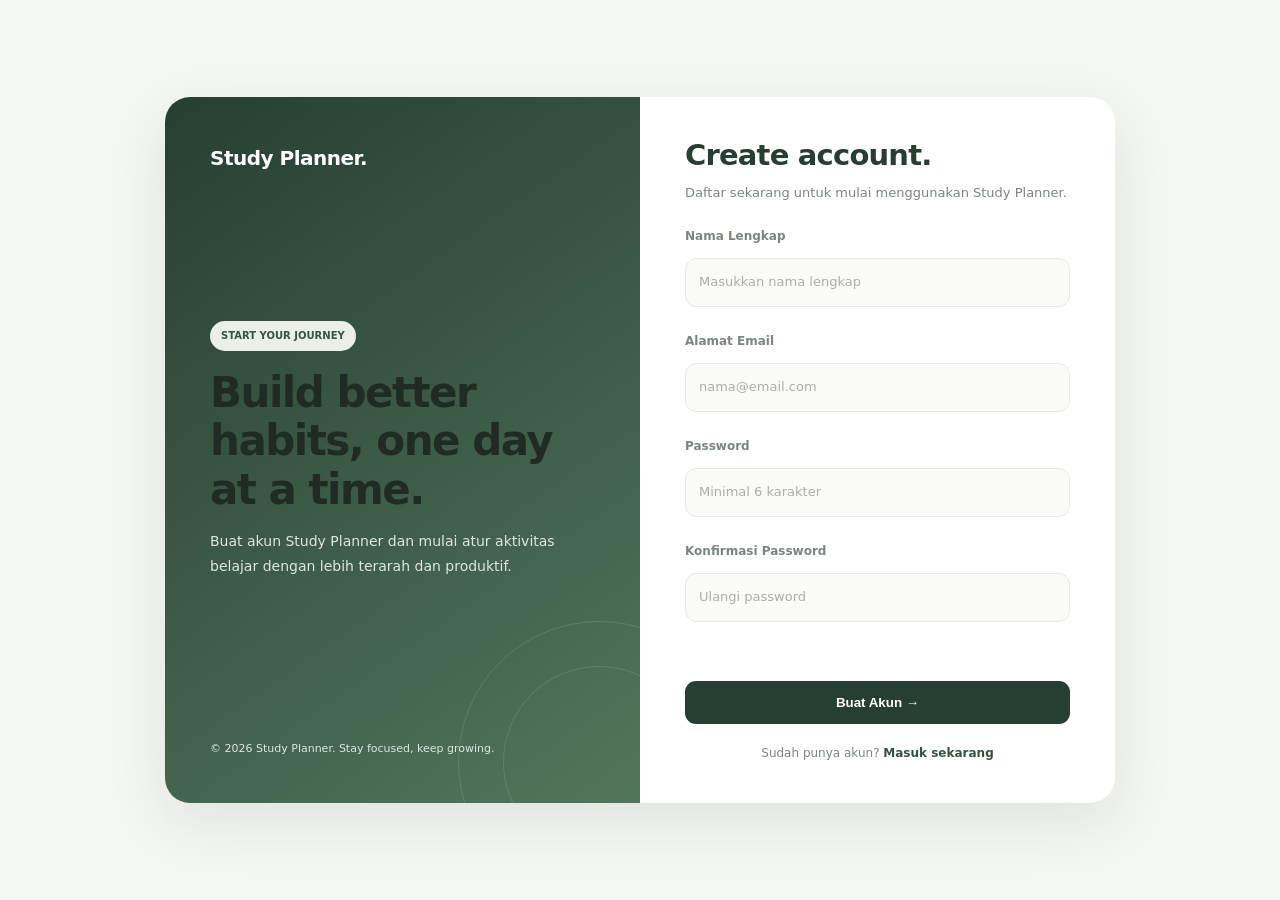
<file: tido/register.html>
<!DOCTYPE html>
<html lang="id">
<head>
  <meta charset="UTF-8">
  <meta name="viewport" content="width=device-width, initial-scale=1">
  <title>Register - Study Planner</title>
  <link rel="stylesheet" href="style.css">

  <style>
    *{box-sizing:border-box}
    body{
      margin:0;
      min-height:100vh;
      background:#F5F7F2;
      font-family:Inter,Poppins,system-ui,sans-serif;
      color:#202B24;
      display:grid;
      place-items:center;
      padding:25px;
    }
    .auth-wrap{
      width:100%;
      max-width:950px;
      min-height:620px;
      display:grid;
      grid-template-columns:1fr 1fr;
      background:white;
      border-radius:25px;
      overflow:hidden;
      box-shadow:0 20px 60px rgba(38,63,50,.10);
    }
    .auth-side{
      padding:45px;
      background:linear-gradient(145deg,#263F32,#52765A);
      color:white;
      display:flex;
      flex-direction:column;
      justify-content:space-between;
      position:relative;
      overflow:hidden;
    }
    .auth-side:before,.auth-side:after{
      content:"";
      position:absolute;
      border:1px solid rgba(255,255,255,.12);
      border-radius:50%;
      width:280px;
      height:280px;
      right:-100px;
      bottom:-100px;
    }
    .auth-side:after{
      width:190px;
      height:190px;
      right:-55px;
      bottom:-55px;
    }
    .auth-brand{
      font-size:20px;
      font-weight:800;
      letter-spacing:-.5px;
      position:relative;
      z-index:1;
    }
    .auth-side-content{
      position:relative;
      z-index:1;
      max-width:360px;
    }
    .auth-side-content h1{
      font-size:42px;
      line-height:1.15;
      letter-spacing:-1.5px;
      margin:0 0 15px;
    }
    .auth-side-content p{
      color:#DCE8DC;
      font-size:14px;
      line-height:1.8;
    }
    .auth-side-footer{
      color:#DCE8DC;
      font-size:11px;
      position:relative;
      z-index:1;
    }
    .auth-content{
      padding:40px 45px;
      display:flex;
      flex-direction:column;
      justify-content:center;
    }
    .auth-content h2{
      font-size:29px;
      letter-spacing:-.8px;
      margin:0 0 8px;
      color:#263F32;
    }
    .auth-subtitle{
      font-size:13px;
      color:#7A877D;
      margin:0 0 23px;
    }
    .auth-form{
      display:flex;
      flex-direction:column;
      gap:13px;
    }
    .auth-field label{
      display:block;
      font-size:12px;
      font-weight:700;
      margin-bottom:7px;
    }
    .auth-field input{
      width:100%;
      padding:13px;
      border:1px solid #E5EAE2;
      border-radius:11px;
      outline:none;
      background:#FAFBF9;
      font:inherit;
      font-size:13px;
      transition:.2s;
    }
    .auth-field input:focus{
      border-color:#8DA58A;
      background:white;
      box-shadow:0 0 0 3px rgba(168,185,154,.15);
    }
    .auth-submit{
      border:0;
      background:#263F32;
      color:white;
      padding:14px;
      border-radius:11px;
      font-weight:700;
      cursor:pointer;
      transition:.2s;
      margin-top:5px;
    }
    .auth-submit:hover{
      background:#45694F;
      transform:translateY(-2px);
    }
    .auth-submit:disabled{opacity:.6;cursor:not-allowed}
    .auth-message{
      color:#B5533C;
      font-size:12px;
      min-height:16px;
      line-height:1.5;
    }
    .auth-bottom{
      font-size:12px;
      color:#7A877D;
      text-align:center;
      margin-top:20px;
    }
    .auth-bottom a{
      color:#345442;
      font-weight:700;
      text-decoration:none;
    }
    .auth-bottom a:hover{text-decoration:underline}
    .auth-label{
      display:inline-block;
      background:#EAF0E5;
      color:#345442;
      font-size:10px;
      font-weight:700;
      padding:7px 11px;
      border-radius:30px;
      margin-bottom:18px;
    }
    @media(max-width:700px){
      .auth-wrap{grid-template-columns:1fr;max-width:430px}
      .auth-side{min-height:210px;padding:27px}
      .auth-side-content h1{font-size:29px}
      .auth-side-content p{font-size:12px}
      .auth-side-footer{display:none}
      .auth-content{padding:30px 27px}
    }
    @media(max-width:380px){
      body{padding:12px}
      .auth-content{padding:25px 20px}
    }
  </style>
</head>

<body>

<div class="auth-wrap">

  <section class="auth-side">
    <div class="auth-brand">Study Planner.</div>

    <div class="auth-side-content">
      <span class="auth-label">START YOUR JOURNEY</span>
      <h1>Build better habits, one day at a time.</h1>
      <p>
        Buat akun Study Planner dan mulai atur aktivitas belajar
        dengan lebih terarah dan produktif.
      </p>
    </div>

    <div class="auth-side-footer">
      © 2026 Study Planner. Stay focused, keep growing.
    </div>
  </section>

  <section class="auth-content">
    <h2>Create account.</h2>
    <p class="auth-subtitle">Daftar sekarang untuk mulai menggunakan Study Planner.</p>

    <form id="registerForm" class="auth-form">

      <div class="auth-field">
        <label for="nama">Nama Lengkap</label>
        <input
          type="text"
          id="nama"
          placeholder="Masukkan nama lengkap"
          autocomplete="name"
          required
        >
      </div>

      <div class="auth-field">
        <label for="email">Alamat Email</label>
        <input
          type="email"
          id="email"
          placeholder="nama@email.com"
          autocomplete="email"
          required
        >
      </div>

      <div class="auth-field">
        <label for="password">Password</label>
        <input
          type="password"
          id="password"
          placeholder="Minimal 6 karakter"
          minlength="6"
          autocomplete="new-password"
          required
        >
      </div>

      <div class="auth-field">
        <label for="konfirmasi">Konfirmasi Password</label>
        <input
          type="password"
          id="konfirmasi"
          placeholder="Ulangi password"
          minlength="6"
          autocomplete="new-password"
          required
        >
      </div>

      <div class="auth-message" id="pesan"></div>

      <button class="auth-submit" type="submit">Buat Akun →</button>
    </form>

    <div class="auth-bottom">
      Sudah punya akun?
      <a href="login.html">Masuk sekarang</a>
    </div>
  </section>

</div>

<script src="auth.js"></script>
<script>
if(localStorage.getItem('currentUser')){
  window.location.href='index.html';
}

document.getElementById('registerForm').addEventListener('submit',async function(e){
  e.preventDefault();

  const nama=document.getElementById('nama').value.trim();
  const email=document.getElementById('email').value.trim();
  const password=document.getElementById('password').value;
  const konfirmasi=document.getElementById('konfirmasi').value;
  const pesan=document.getElementById('pesan');
  const tombol=this.querySelector('button[type="submit"]');

  pesan.textContent='';

  if(password.length<6){
    pesan.textContent='Password minimal 6 karakter.';
    return;
  }

  if(password!==konfirmasi){
    pesan.textContent='Konfirmasi password tidak cocok.';
    return;
  }

  tombol.disabled=true;
  tombol.textContent='Membuat akun...';

  try{
    const hasil=await registerUser(nama,email,password);

    if(!hasil.ok){
      pesan.textContent=hasil.pesan;
      return;
    }

    alert('Akun berhasil dibuat! Silakan masuk.');
    window.location.href='login.html';
  }catch(error){
    pesan.textContent='Terjadi kesalahan. Silakan coba lagi.';
  }finally{
    tombol.disabled=false;
    tombol.textContent='Buat Akun →';
  }
});
</script>

</body>
</html>
</file>
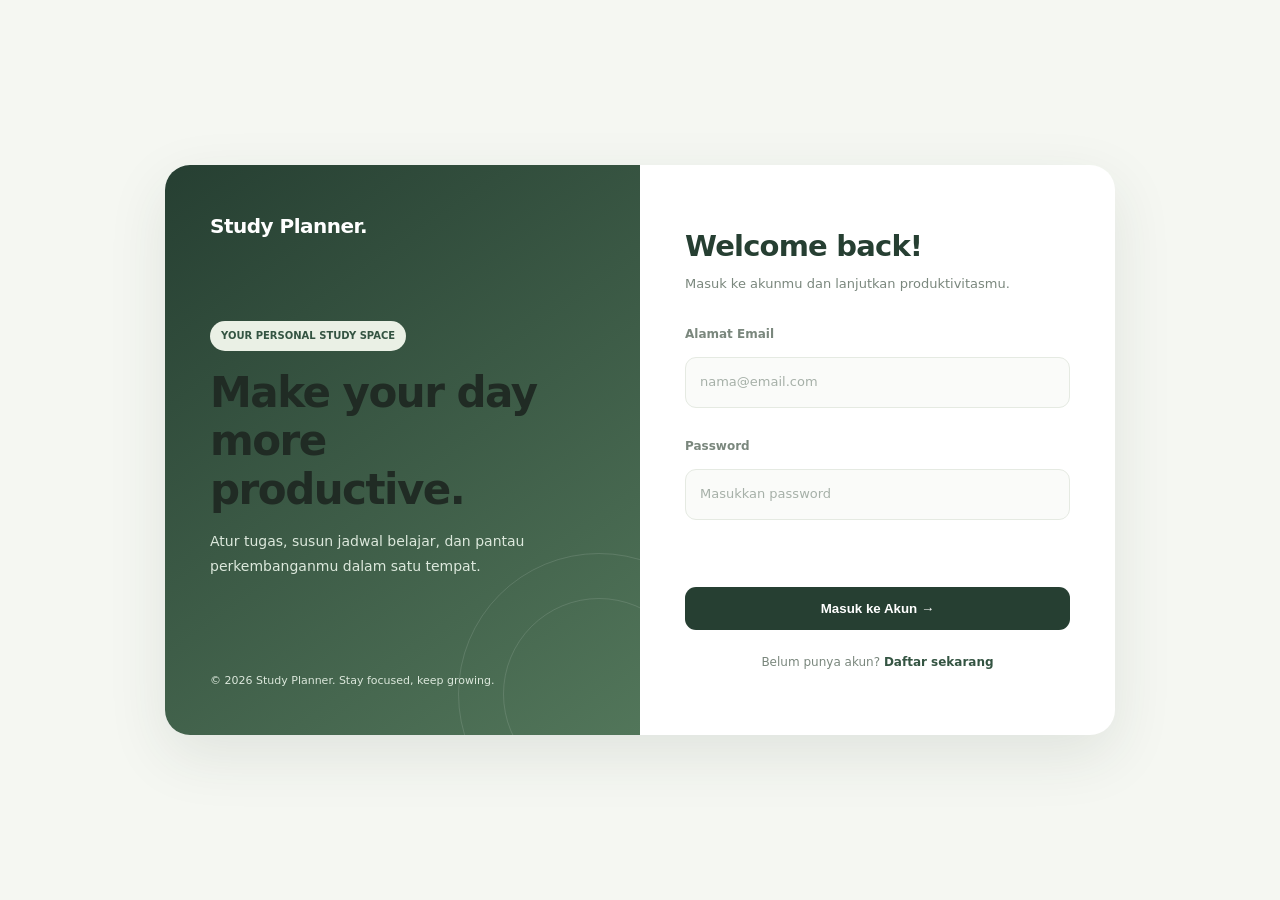
<file: tido/settings.html>
<!DOCTYPE html>
<html lang="id">
<head>
  <meta charset="UTF-8">
  <meta name="viewport" content="width=device-width, initial-scale=1">
  <title>Settings - Study Planner</title>
  <link rel="stylesheet" href="style.css">

  <style>
    .settings-hero{
      padding:24px;
      border-radius:18px;
      background:linear-gradient(120deg,#263f32,#52765a);
      color:white;
      margin-bottom:20px;
    }
    .settings-hero p{color:#dce8dc;margin-bottom:0}
    .settings-layout{display:grid;grid-template-columns:230px minmax(0,1fr);gap:17px;align-items:start}
    .settings-menu{position:sticky;top:20px}
    .settings-menu a{display:block;padding:12px 13px;border-radius:10px;color:var(--ink);text-decoration:none;font-size:13px;margin-bottom:5px}
    .settings-menu a:hover{background:var(--sage-light);color:var(--dark)}
    .settings-section{margin-bottom:17px;scroll-margin-top:20px}
    .settings-section h2{font-size:17px;margin-bottom:5px}
    .settings-section>p{font-size:12px;color:var(--mut);margin-bottom:20px}
    .settings-form{display:flex;flex-direction:column;gap:14px;max-width:550px}
    .settings-field label{display:block;font-size:12px;font-weight:700;margin-bottom:7px}
    .settings-field input{width:100%;padding:12px;border:1px solid var(--line);border-radius:10px;background:white;color:var(--ink);font:inherit;outline:none}
    .settings-field input:focus{border-color:var(--sage)}
    .settings-message{font-size:12px;min-height:16px;color:var(--dark)}
    .settings-profile{display:flex;align-items:center;gap:14px;margin-bottom:20px}
    .settings-avatar{width:55px;height:55px;display:grid;place-items:center;border-radius:16px;background:var(--sage-light);color:var(--dark);font-size:23px;font-weight:800}
    .settings-profile strong{display:block}
    .settings-profile small{color:var(--mut)}
    .settings-danger{border:1px solid #efd9d5;background:#fffafa}
    .settings-danger h2{color:#a8473b}
    .settings-danger .btn{margin-top:8px}
    .settings-actions{display:flex;gap:9px;flex-wrap:wrap}
    .settings-note{font-size:11px;color:var(--mut);line-height:1.7;margin-top:10px}
    .settings-modal{display:none;position:fixed;inset:0;background:#17251dcc;z-index:1000;align-items:center;justify-content:center;padding:16px}
    .settings-modal.show{display:flex}
    .settings-modal-box{background:white;width:100%;max-width:390px;border-radius:18px;padding:23px}
    .settings-modal-actions{display:flex;justify-content:flex-end;gap:9px;margin-top:20px}
    @media(max-width:750px){
      .settings-layout{grid-template-columns:1fr}
      .settings-menu{position:static;display:flex;gap:5px;overflow-x:auto;white-space:nowrap}
      .settings-menu a{flex-shrink:0}
    }
    @media(max-width:500px){
      .settings-hero{padding:18px}
      .settings-profile{align-items:flex-start}
    }
  </style>
</head>

<body>
<input type="checkbox" id="nt">

<div id="app">
  <aside id="side">
    <h2>Study Planner</h2>
    <nav id="nav">
      <a href="index.html">Dashboard</a>
      <a href="tasks.html">My Tasks</a>
      <a href="planner.html">Study Planner</a>
      <a href="calendar.html">Calendar</a>
      <a href="categories.html">Categories</a>
      <a href="statistics.html">Statistics</a>
      <a href="settings.html" class="on">Settings</a>
      <a href="#" class="out" onclick="bukaLogout();return false;">Logout</a>
    </nav>
  </aside>

  <main>
    <header>
      <a href="index.html" class="btn ghost" style="text-decoration:none">Menu</a>
      <div>
        <h1>Settings</h1>
        <small id="tanggalHariIni"></small>
      </div>
      <a href="index.html" class="btn ghost" style="text-decoration:none">Dashboard</a>
    </header>

    <section class="settings-hero">
      <h2>Account Settings</h2>
      <p>Kelola informasi akun, keamanan, dan data Study Planner kamu.</p>
    </section>

    <div class="settings-layout">

      <section class="card settings-menu">
        <h3 style="font-size:14px;margin-bottom:12px">Pengaturan</h3>
        <a href="#profil">01. Profil Saya</a>
        <a href="#keamanan">02. Keamanan</a>
        <a href="#data">03. Data & Backup</a>
        <a href="#akun">04. Akun</a>
      </section>

      <div>

        <section class="card settings-section" id="profil">
          <h2>Profil Saya</h2>
          <p>Perbarui informasi pribadi akunmu.</p>

          <div class="settings-profile">
            <div class="settings-avatar" id="avatar">U</div>
            <div>
              <strong id="namaTampilan">Pengguna</strong>
              <small id="emailTampilan">email@example.com</small>
            </div>
          </div>

          <form id="formProfil" class="settings-form">
            <div class="settings-field">
              <label for="pNama">Nama Lengkap</label>
              <input type="text" id="pNama" required maxlength="60" placeholder="Masukkan nama">
            </div>

            <div class="settings-field">
              <label for="pEmail">Alamat Email</label>
              <input type="email" id="pEmail" required placeholder="nama@email.com">
            </div>

            <button class="btn primary" type="submit">Simpan Perubahan</button>
            <div class="settings-message" id="msgProfil"></div>
          </form>
        </section>

        <section class="card settings-section" id="keamanan">
          <h2>Keamanan Akun</h2>
          <p>Ganti password untuk menjaga keamanan akunmu.</p>

          <form id="formPass" class="settings-form">
            <div class="settings-field">
              <label for="passLama">Password Saat Ini</label>
              <input type="password" id="passLama" required placeholder="Masukkan password lama">
            </div>

            <div class="settings-field">
              <label for="passBaru">Password Baru</label>
              <input type="password" id="passBaru" required minlength="6" placeholder="Minimal 6 karakter">
            </div>

            <div class="settings-field">
              <label for="passUlang">Konfirmasi Password Baru</label>
              <input type="password" id="passUlang" required minlength="6" placeholder="Ulangi password baru">
            </div>

            <button class="btn primary" type="submit">Ubah Password</button>
            <div class="settings-message" id="msgPass"></div>
          </form>
        </section>

        <section class="card settings-section" id="data">
          <h2>Data & Backup</h2>
          <p>Kelola penyimpanan data Study Planner kamu.</p>

          <div style="padding:15px;background:var(--sage-light);border-radius:12px;margin-bottom:17px">
            <strong style="font-size:13px;color:var(--dark)">Backup Data</strong>
            <p class="settings-note">Simpan salinan tugas, kategori, dan jadwal belajar dalam file JSON.</p>
            <button class="btn primary" type="button" id="btnBackup">Download Backup</button>
          </div>

          <div class="settings-danger" style="padding:16px;border-radius:12px">
            <strong style="font-size:13px">Hapus Seluruh Tugas</strong>
            <p class="settings-note">Semua data tugas akan dihapus secara permanen dari penyimpanan browser ini.</p>
            <button class="btn del" type="button" id="btnHapusTugas">Hapus Semua Tugas</button>
          </div>

          <div class="settings-message" id="msgData" style="margin-top:12px"></div>
        </section>

        <section class="card settings-section" id="akun">
          <h2>Pengaturan Akun</h2>
          <p>Kelola sesi dan akun Study Planner kamu.</p>

          <div class="settings-actions">
            <button class="btn ghost" type="button" id="btnKeluar">Logout</button>
            <button class="btn del" type="button" id="btnHapusAkun">Hapus Akun</button>
          </div>

          <p class="settings-note">
            Menghapus akun akan menghilangkan informasi akun dari browser ini.
            Tindakan ini tidak dapat dibatalkan.
          </p>
        </section>

      </div>
    </div>
  </main>
</div>

<div class="settings-modal" id="logoutModal">
  <div class="settings-modal-box" style="text-align:center">
    <h2>Keluar dari akun?</h2>
    <p class="mut">Apakah kamu yakin ingin keluar dari Study Planner?</p>
    <div class="settings-modal-actions">
      <button class="btn ghost" onclick="tutupLogout()">Batal</button>
      <button class="btn del" onclick="logoutUser()">Ya, Logout</button>
    </div>
  </div>
</div>

<div class="settings-modal" id="hapusAkunModal">
  <div class="settings-modal-box">
    <h2>Hapus Akun?</h2>
    <p class="mut">Akun dan seluruh data lokal milik akun ini akan dihapus dari browser. Tindakan ini tidak bisa dibatalkan.</p>
    <div class="settings-modal-actions">
      <button class="btn ghost" onclick="tutupHapusAkun()">Batal</button>
      <button class="btn del" id="konfirmasiHapusAkun">Ya, Hapus</button>
    </div>
  </div>
</div>

<script src="auth.js"></script>
<script>
requireLogin();

const KEY_TASKS='studyPlannerTasks';
const KEY_CATS='studyPlannerCategories';
const KEY_SCHEDULE='studyPlannerSchedule';

function $(id){return document.getElementById(id)}

function baca(key){
  try{
    return JSON.parse(localStorage.getItem(key)||'[]');
  }catch(e){return []}
}

function getCurrentUser(){
  try{
    return JSON.parse(localStorage.getItem('currentUser'));
  }catch(e){return null}
}

function tampilkanProfil(){
  const user=getCurrentUser();
  if(!user)return;

  $('pNama').value=user.nama||'';
  $('pEmail').value=user.email||'';
  $('namaTampilan').textContent=user.nama||'Pengguna';
  $('emailTampilan').textContent=user.email||'';
  $('avatar').textContent=(user.nama||'U').charAt(0).toUpperCase();
}

$('formProfil').addEventListener('submit',function(e){
  e.preventDefault();

  const user=getCurrentUser();
  if(!user)return;

  const nama=$('pNama').value.trim();
  const email=$('pEmail').value.trim().toLowerCase();

  if(!nama||!email){
    $('msgProfil').textContent='Nama dan email wajib diisi.';
    return;
  }

  const users=baca('users');
  const index=users.findIndex(u=>u.email===user.email);

  if(index<0){
    $('msgProfil').textContent='Data akun tidak ditemukan.';
    return;
  }

  if(users.some((u,i)=>i!==index&&u.email.toLowerCase()===email)){
    $('msgProfil').textContent='Email sudah digunakan akun lain.';
    return;
  }

  users[index].nama=nama;
  users[index].email=email;

  localStorage.setItem('users',JSON.stringify(users));
  localStorage.setItem('currentUser',JSON.stringify({nama,email}));

  tampilkanProfil();
  $('msgProfil').textContent='Profil berhasil diperbarui.';
});

$('formPass').addEventListener('submit',async function(e){
  e.preventDefault();

  const user=getCurrentUser();
  if(!user)return;

  const lama=$('passLama').value;
  const baru=$('passBaru').value;
  const ulang=$('passUlang').value;

  if(baru.length<6){
    $('msgPass').textContent='Password baru minimal 6 karakter.';
    return;
  }

  if(baru!==ulang){
    $('msgPass').textContent='Konfirmasi password tidak cocok.';
    return;
  }

  if(lama===baru){
    $('msgPass').textContent='Password baru harus berbeda.';
    return;
  }

  const users=baca('users');
  const index=users.findIndex(u=>u.email===user.email);

  if(index<0){
    $('msgPass').textContent='Akun tidak ditemukan.';
    return;
  }

  const hashLama=await hashPassword(lama);

  if(users[index].password!==hashLama){
    $('msgPass').textContent='Password saat ini salah.';
    return;
  }

  users[index].password=await hashPassword(baru);
  localStorage.setItem('users',JSON.stringify(users));

  $('formPass').reset();
  $('msgPass').textContent='Password berhasil diperbarui.';
});

$('btnBackup').addEventListener('click',function(){
  const data={
    tanggalBackup:new Date().toISOString(),
    user:getCurrentUser(),
    tugas:baca(KEY_TASKS),
    kategori:baca(KEY_CATS),
    jadwal:baca(KEY_SCHEDULE)
  };

  const blob=new Blob([JSON.stringify(data,null,2)],{
    type:'application/json'
  });

  const url=URL.createObjectURL(blob);
  const a=document.createElement('a');
  a.href=url;
  a.download='study-planner-backup-'+new Date().toISOString().slice(0,10)+'.json';
  document.body.appendChild(a);
  a.click();
  a.remove();
  URL.revokeObjectURL(url);

  $('msgData').textContent='Backup berhasil dibuat.';
});

$('btnHapusTugas').addEventListener('click',function(){
  if(!confirm('Yakin ingin menghapus seluruh tugas?'))return;

  localStorage.removeItem(KEY_TASKS);
  $('msgData').textContent='Seluruh tugas berhasil dihapus.';
});

function bukaLogout(){
  $('logoutModal').classList.add('show');
}

function tutupLogout(){
  $('logoutModal').classList.remove('show');
}

$('btnKeluar').addEventListener('click',bukaLogout);

$('logoutModal').addEventListener('click',function(e){
  if(e.target===$('logoutModal'))tutupLogout();
});

function bukaHapusAkun(){
  $('hapusAkunModal').classList.add('show');
}

function tutupHapusAkun(){
  $('hapusAkunModal').classList.remove('show');
}

$('btnHapusAkun').addEventListener('click',bukaHapusAkun);

$('hapusAkunModal').addEventListener('click',function(e){
  if(e.target===$('hapusAkunModal'))tutupHapusAkun();
});

$('konfirmasiHapusAkun').addEventListener('click',function(){
  const user=getCurrentUser();
  if(!user)return;

  const users=baca('users').filter(u=>u.email!==user.email);
  localStorage.setItem('users',JSON.stringify(users));

  localStorage.removeItem('currentUser');
  localStorage.removeItem(KEY_TASKS);
  localStorage.removeItem(KEY_CATS);
  localStorage.removeItem(KEY_SCHEDULE);

  window.location.href='register.html';
});

$('tanggalHariIni').textContent=new Date().toLocaleDateString('id-ID',{
  weekday:'long',day:'numeric',month:'long',year:'numeric'
});

tampilkanProfil();
</script>

</body>
</html>
</file>
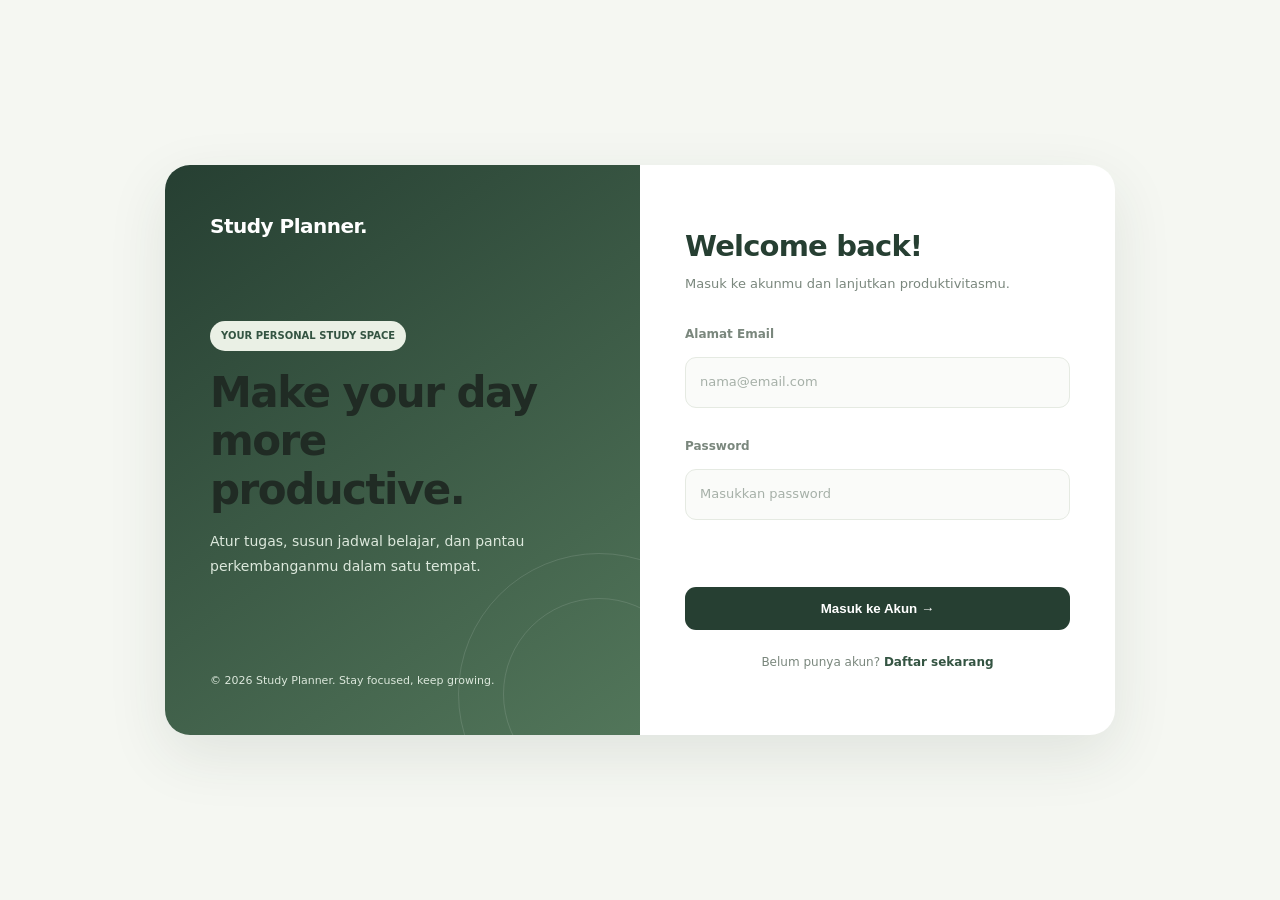
<file: tido/statistics.html>
<!DOCTYPE html>
<html lang="id">
<head>
  <meta charset="UTF-8">
  <meta name="viewport" content="width=device-width, initial-scale=1">
  <title>Statistics - Study Planner</title>
  <link rel="stylesheet" href="style.css">

  <style>
    .stats-hero{
      padding:25px;
      border-radius:18px;
      background:linear-gradient(120deg,#263f32,#52765a);
      color:white;
      margin-bottom:20px;
    }
    .stats-hero p{color:#dce8dc;margin-bottom:0}
    .stats-filter{display:flex;align-items:center;gap:10px;flex-wrap:wrap;margin-bottom:18px}
    .stats-filter select{padding:10px 13px;border:1px solid var(--line);border-radius:10px;background:white;color:var(--ink)}
    .stats-cards{display:grid;grid-template-columns:repeat(5,1fr);gap:12px;margin-bottom:18px}
    .stats-card{background:white;border:1px solid var(--line);border-radius:15px;padding:16px;min-width:0}
    .stats-card small{font-size:11px;color:var(--mut);display:block}
    .stats-card strong{font-size:25px;color:var(--dark);display:block;margin-top:7px}
    .stats-card span{font-size:10px;color:var(--mut)}
    .stats-progress{background:#e9eee7;height:12px;border-radius:20px;overflow:hidden;margin-top:12px}
    .stats-progress div{height:100%;background:var(--dark);border-radius:20px;transition:width .3s}
    .stats-grid{display:grid;grid-template-columns:1fr 1fr;gap:16px;margin-bottom:16px}
    .stats-panel{background:white;border:1px solid var(--line);border-radius:16px;padding:19px;min-width:0}
    .stats-panel h3{margin:0 0 5px}
    .stats-panel>p{font-size:12px;color:var(--mut);margin-bottom:17px}
    .stats-bars{display:flex;flex-direction:column;gap:15px}
    .stats-bar-row{display:grid;grid-template-columns:100px 1fr 35px;gap:9px;align-items:center;font-size:12px}
    .stats-bar-track{height:9px;border-radius:20px;background:#edf0eb;overflow:hidden}
    .stats-bar-fill{height:100%;border-radius:20px;background:var(--sage)}
    .stats-bar-value{text-align:right;color:var(--mut);font-size:11px}
    .stats-week{display:grid;grid-template-columns:repeat(7,minmax(0,1fr));gap:9px;align-items:end;height:180px;padding-top:10px}
    .stats-week-item{display:flex;flex-direction:column;align-items:center;justify-content:flex-end;height:100%;gap:7px;min-width:0}
    .stats-week-count{font-size:11px;font-weight:700;color:var(--dark)}
    .stats-week-track{height:115px;width:100%;display:flex;align-items:flex-end;background:#f0f3ed;border-radius:8px;overflow:hidden}
    .stats-week-fill{width:100%;background:var(--sage);border-radius:8px 8px 0 0;min-height:0}
    .stats-week-label{font-size:10px;color:var(--mut)}
    .stats-insight{background:var(--sage-light);border-radius:14px;padding:16px;margin-bottom:17px;color:var(--dark);font-size:13px;line-height:1.7}
    .stats-list{display:flex;flex-direction:column}
    .stats-list-item{padding:12px 0;border-bottom:1px solid var(--line);display:flex;justify-content:space-between;gap:12px;align-items:flex-start}
    .stats-list-item:last-child{border-bottom:0}
    .stats-list-item strong{font-size:12px;display:block;overflow-wrap:anywhere}
    .stats-list-item small{font-size:11px;color:var(--mut);display:block;margin-top:5px}
    .stats-tag{font-size:10px;padding:5px 8px;border-radius:20px;background:var(--sage-light);color:var(--dark);white-space:nowrap}
    .stats-empty{text-align:center;color:var(--mut);padding:20px;font-size:12px}
    .stats-lists{display:grid;grid-template-columns:repeat(3,minmax(0,1fr));gap:15px}
    @media(max-width:1000px){.stats-cards{grid-template-columns:repeat(3,1fr)}}
    @media(max-width:750px){.stats-grid{grid-template-columns:1fr}.stats-lists{grid-template-columns:1fr 1fr}}
    @media(max-width:520px){
      .stats-cards{grid-template-columns:repeat(2,1fr)}
      .stats-lists{grid-template-columns:1fr}
      .stats-hero{padding:19px}
      .stats-panel{padding:14px}
      .stats-bar-row{grid-template-columns:85px 1fr 25px}
    }
  </style>
</head>

<body>
<input type="checkbox" id="nt">

<div id="app">
  <aside id="side">
    <h2>Study Planner</h2>
    <nav id="nav">
      <a href="index.html">Dashboard</a>
      <a href="tasks.html">My Tasks</a>
      <a href="planner.html">Study Planner</a>
      <a href="calendar.html">Calendar</a>
      <a href="categories.html">Categories</a>
      <a href="statistics.html" class="on">Statistics</a>
      <a href="settings.html">Settings</a>
      <a href="#" class="out" onclick="bukaLogout();return false;">Logout</a>
    </nav>
  </aside>

  <main>
    <header>
      <a href="index.html" class="btn ghost" style="text-decoration:none">Menu</a>
      <div>
        <h1>Statistics</h1>
        <small id="tanggalHariIni"></small>
      </div>
      <a href="tasks.html" class="btn ghost" style="text-decoration:none">My Tasks</a>
    </header>

    <section class="stats-hero">
      <h2>Your Learning Progress</h2>
      <p>Pantau perkembangan dan produktivitas belajarmu melalui statistik tugas.</p>
    </section>

    <div class="stats-filter">
      <strong style="font-size:13px">Filter kategori:</strong>
      <select id="filterKat">
        <option value="all">Semua Kategori</option>
      </select>
    </div>

    <section class="stats-cards">
      <div class="stats-card">
        <small>Total tugas</small>
        <strong id="sTotal">0</strong>
        <span>Semua tugas</span>
      </div>
      <div class="stats-card">
        <small>Tugas selesai</small>
        <strong id="sSelesai">0</strong>
        <span>Berhasil diselesaikan</span>
      </div>
      <div class="stats-card">
        <small>Belum selesai</small>
        <strong id="sBelum">0</strong>
        <span>Masih dikerjakan</span>
      </div>
      <div class="stats-card">
        <small>Terlambat</small>
        <strong id="sTelat">0</strong>
        <span>Lewat deadline</span>
      </div>
      <div class="stats-card">
        <small>Produktivitas</small>
        <strong id="sPersen">0%</strong>
        <span>Persentase selesai</span>
      </div>
    </section>

    <section class="stats-panel" style="margin-bottom:17px">
      <div style="display:flex;justify-content:space-between;gap:10px;flex-wrap:wrap">
        <div>
          <h3>Overall Progress</h3>
          <p class="mut" style="font-size:12px">Persentase tugas yang telah diselesaikan.</p>
        </div>
        <strong id="labelProgress">0%</strong>
      </div>
      <div class="stats-progress">
        <div id="barProgress" style="width:0%"></div>
      </div>
    </section>

    <div class="stats-insight" id="insight">
      Memuat insight produktivitas...
    </div>

    <div class="stats-grid">
      <section class="stats-panel">
        <h3>Deadline Mingguan</h3>
        <p>Jumlah tugas dengan deadline selama 7 hari ke depan.</p>
        <div class="stats-week" id="grafikMingguan"></div>
      </section>

      <section class="stats-panel">
        <h3>Berdasarkan Status</h3>
        <p>Distribusi tugas berdasarkan status pengerjaan.</p>
        <div class="stats-bars" id="byStatus"></div>
      </section>

      <section class="stats-panel">
        <h3>Berdasarkan Prioritas</h3>
        <p>Distribusi tugas berdasarkan tingkat prioritas.</p>
        <div class="stats-bars" id="byPrioritas"></div>
      </section>

      <section class="stats-panel">
        <h3>Berdasarkan Kategori</h3>
        <p>Jumlah tugas di setiap kategori.</p>
        <div class="stats-bars" id="byKategori"></div>
      </section>
    </div>

    <h2 style="margin:25px 0 14px">Task Overview</h2>

    <div class="stats-lists">
      <section class="stats-panel">
        <h3>Deadline Terlewat</h3>
        <p>Tugas yang belum selesai dan melewati deadline.</p>
        <div class="stats-list" id="listTelat"></div>
      </section>

      <section class="stats-panel">
        <h3>Deadline Terdekat</h3>
        <p>Tugas yang perlu segera diselesaikan.</p>
        <div class="stats-list" id="listDekat"></div>
      </section>

      <section class="stats-panel">
        <h3>Terakhir Selesai</h3>
        <p>Daftar tugas yang sudah selesai.</p>
        <div class="stats-list" id="listSelesai"></div>
      </section>
    </div>
  </main>
</div>

<div class="cat-modal" id="logoutModal">
  <div class="cat-modal-box" style="text-align:center">
    <h2>Keluar dari akun?</h2>
    <p class="mut">Apakah kamu yakin ingin keluar dari Study Planner?</p>
    <div class="cat-modal-actions">
      <button class="btn ghost" onclick="tutupLogout()">Batal</button>
      <button class="btn del" onclick="logoutUser()">Ya, Logout</button>
    </div>
  </div>
</div>

<script src="auth.js"></script>
<script>
requireLogin();

const KEY_TASKS='studyPlannerTasks';
const KEY_CATS='studyPlannerCategories';

let semuaTugas=[];
let kategori=[];

function $(id){return document.getElementById(id)}

function esc(s){
  return String(s??'').replace(/[&<>"']/g,c=>({
    '&':'&amp;','<':'&lt;','>':'&gt;','"':'&quot;',"'":'&#39;'
  })[c]);
}

function baca(key){
  try{
    const data=JSON.parse(localStorage.getItem(key)||'[]');
    return Array.isArray(data)?data:[];
  }catch(e){return []}
}

function hariKey(d){
  const y=d.getFullYear();
  const m=String(d.getMonth()+1).padStart(2,'0');
  const t=String(d.getDate()).padStart(2,'0');
  return `${y}-${m}-${t}`;
}

function tanggal(s){
  if(!s)return null;
  const p=s.split('-').map(Number);
  if(p.length!==3||p.some(n=>!Number.isFinite(n)))return null;
  const d=new Date(p[0],p[1]-1,p[2]);
  return Number.isNaN(d.getTime())?null:d;
}

function formatTanggal(s){
  const d=tanggal(s);
  return d?d.toLocaleDateString('id-ID',{day:'numeric',month:'short',year:'numeric'}):'Tanpa deadline';
}

function muat(){
  semuaTugas=baca(KEY_TASKS);
  kategori=baca(KEY_CATS);
  isiFilter();
  render();
}

function tugasTerfilter(){
  const filter=$('filterKat').value;
  if(filter==='all')return semuaTugas;
  return semuaTugas.filter(t=>(t.kategori||'Lainnya')===filter);
}

function isiFilter(){
  const sebelumnya=$('filterKat').value;
  const nama=[...new Set([
    ...kategori.map(k=>k.nama),
    ...semuaTugas.map(t=>t.kategori||'Lainnya')
  ].filter(Boolean))];

  $('filterKat').innerHTML='<option value="all">Semua Kategori</option>'+
    nama.map(n=>`<option value="${esc(n)}">${esc(n)}</option>`).join('');

  if(nama.includes(sebelumnya))$('filterKat').value=sebelumnya;
}

function render(){
  const data=tugasTerfilter();
  const hariIni=hariKey(new Date());
  const selesai=data.filter(t=>t.status==='Completed').length;
  const belum=data.length-selesai;
  const telat=data.filter(t=>
    t.status!=='Completed'&&t.deadline&&t.deadline<hariIni
  ).length;
  const persen=data.length?Math.round(selesai/data.length*100):0;

  $('sTotal').textContent=data.length;
  $('sSelesai').textContent=selesai;
  $('sBelum').textContent=belum;
  $('sTelat').textContent=telat;
  $('sPersen').textContent=persen+'%';
  $('labelProgress').textContent=persen+'%';
  $('barProgress').style.width=persen+'%';

  renderMingguan(data);
  renderStatus(data);
  renderPrioritas(data);
  renderKategori(data);
  renderInsight(data,persen,telat);
  renderDaftar(data,hariIni);
}

function renderMingguan(data){
  const awal=new Date();
  awal.setHours(0,0,0,0);
  const jumlah=[];

  for(let i=0;i<7;i++){
    const d=new Date(awal);
    d.setDate(awal.getDate()+i);
    const key=hariKey(d);
    jumlah.push({
      nama:d.toLocaleDateString('id-ID',{weekday:'short'}),
      total:data.filter(t=>t.deadline===key).length
    });
  }

  const max=Math.max(1,...jumlah.map(x=>x.total));

  $('grafikMingguan').innerHTML=jumlah.map(x=>{
    const tinggi=x.total?Math.max(8,x.total/max*100):0;
    return `
      <div class="stats-week-item">
        <span class="stats-week-count">${x.total}</span>
        <div class="stats-week-track">
          <div class="stats-week-fill" style="height:${tinggi}%"></div>
        </div>
        <span class="stats-week-label">${x.nama}</span>
      </div>`;
  }).join('');
}

function renderBar(id,items){
  const max=Math.max(1,...items.map(x=>x.total));

  if(!items.length){
    $(id).innerHTML='<div class="stats-empty">Belum ada data.</div>';
    return;
  }

  $(id).innerHTML=items.map(x=>`
    <div class="stats-bar-row">
      <span>${esc(x.nama)}</span>
      <div class="stats-bar-track">
        <div class="stats-bar-fill" style="width:${x.total/max*100}%"></div>
      </div>
      <span class="stats-bar-value">${x.total}</span>
    </div>
  `).join('');
}

function renderStatus(data){
  renderBar('byStatus',[
    {nama:'To Do',total:data.filter(t=>t.status==='To Do').length},
    {nama:'In Progress',total:data.filter(t=>t.status==='In Progress').length},
    {nama:'Completed',total:data.filter(t=>t.status==='Completed').length}
  ]);
}

function renderPrioritas(data){
  renderBar('byPrioritas',[
    {nama:'High',total:data.filter(t=>t.prioritas==='High').length},
    {nama:'Medium',total:data.filter(t=>t.prioritas==='Medium').length},
    {nama:'Low',total:data.filter(t=>t.prioritas==='Low').length}
  ]);
}

function renderKategori(data){
  const nama=[...new Set([
    ...kategori.map(k=>k.nama),
    ...data.map(t=>t.kategori||'Lainnya')
  ])];

  renderBar('byKategori',nama.map(n=>({
    nama:n,
    total:data.filter(t=>(t.kategori||'Lainnya')===n).length
  })).filter(x=>x.total>0));
}

function renderInsight(data,persen,telat){
  let pesan='Mulai tambahkan tugas agar progres belajarmu bisa dipantau.';

  if(data.length){
    if(persen===100){
      pesan='Hebat! Semua tugas dalam kategori yang dipilih sudah selesai. Pertahankan kebiasaan positif ini!';
    }else if(telat>0){
      pesan=`Kamu memiliki ${telat} tugas yang melewati deadline. Coba prioritaskan tugas tersebut agar tidak semakin menumpuk.`;
    }else if(persen>=70){
      pesan='Progresmu sudah bagus! Sebagian besar tugas berhasil diselesaikan. Tetap pertahankan konsistensimu.';
    }else if(persen>=30){
      pesan='Kamu sudah mulai menyelesaikan beberapa tugas. Buat jadwal belajar agar progres semakin meningkat.';
    }else{
      pesan='Yuk, mulai kerjakan tugas dari yang paling penting dan paling dekat deadline-nya.';
    }
  }

  $('insight').textContent=pesan;
}

function itemTugas(t){
  return `
    <div class="stats-list-item">
      <div>
        <strong>${esc(t.nama||'(Tanpa nama)')}</strong>
        <small>${esc(t.kategori||'Lainnya')} · ${formatTanggal(t.deadline)}</small>
      </div>
      <span class="stats-tag">${esc(t.prioritas||'Medium')}</span>
    </div>`;
}

function isiDaftar(id,data,kosong){
  $(id).innerHTML=data.length?
    data.map(itemTugas).join(''):
    `<div class="stats-empty">${kosong}</div>`;
}

function renderDaftar(data,hariIni){
  const telat=data.filter(t=>
    t.status!=='Completed'&&t.deadline&&t.deadline<hariIni
  ).sort((a,b)=>a.deadline.localeCompare(b.deadline));

  const dekat=data.filter(t=>
    t.status!=='Completed'&&t.deadline&&t.deadline>=hariIni
  ).sort((a,b)=>a.deadline.localeCompare(b.deadline)).slice(0,5);

  const selesai=data.filter(t=>t.status==='Completed').slice(-5).reverse();

  isiDaftar('listTelat',telat.slice(0,5),'Tidak ada tugas terlambat.');
  isiDaftar('listDekat',dekat,'Tidak ada deadline mendatang.');
  isiDaftar('listSelesai',selesai,'Belum ada tugas selesai.');
}

$('filterKat').addEventListener('change',render);

function bukaLogout(){
  $('logoutModal').classList.add('show');
}

function tutupLogout(){
  $('logoutModal').classList.remove('show');
}

$('logoutModal').addEventListener('click',function(e){
  if(e.target===$('logoutModal'))tutupLogout();
});

$('tanggalHariIni').textContent=new Date().toLocaleDateString('id-ID',{
  weekday:'long',day:'numeric',month:'long',year:'numeric'
});

window.addEventListener('storage',function(e){
  if(e.key===KEY_TASKS||e.key===KEY_CATS)muat();
});

window.addEventListener('pageshow',muat);

muat();
</script>
</body>
</html>
</file>
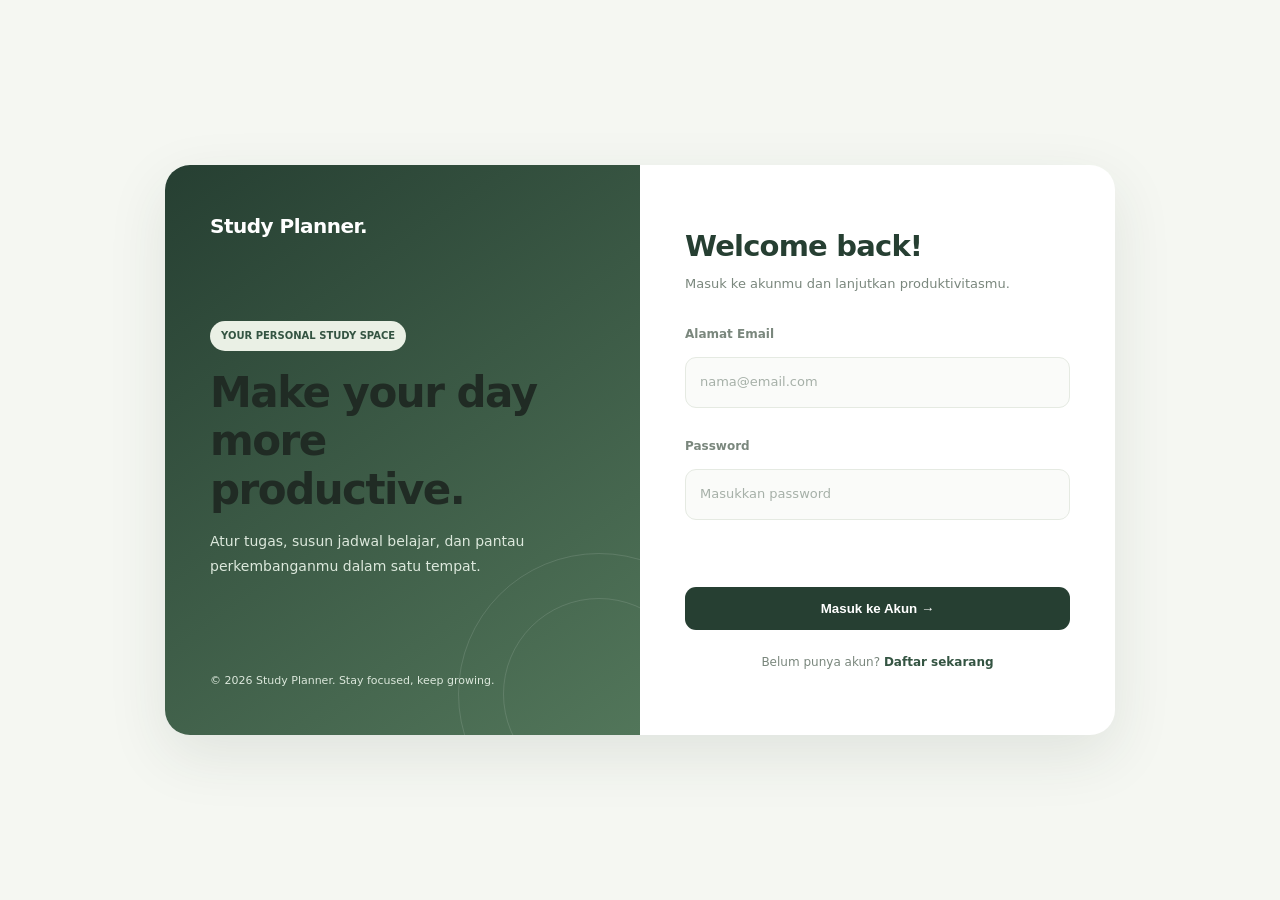
<file: tido/tasks.html>
<!DOCTYPE html>
<html lang="id">
<head>
  <meta charset="UTF-8">
  <meta name="viewport" content="width=device-width, initial-scale=1">
  <title>My Tasks - Study Planner</title>
  <link rel="stylesheet" href="style.css">

  <style>
    .task-heading{display:flex;justify-content:space-between;align-items:center;gap:12px;flex-wrap:wrap;margin-bottom:18px}
    .task-heading h2{margin:0}
    .task-summary{display:grid;grid-template-columns:repeat(3,1fr);gap:12px;margin-bottom:18px}
    .task-summary .card{padding:16px}
    .task-summary small{display:block;color:var(--mut)}
    .task-summary strong{display:block;font-size:25px;color:var(--dark);margin-top:6px}
    .task-toolbar{display:flex;gap:10px;flex-wrap:wrap;margin-bottom:16px}
    .task-toolbar input,.task-toolbar select{max-width:220px;margin:0}
    .task-row{display:flex;align-items:center;gap:13px;padding:16px 0;border-bottom:1px solid var(--line)}
    .task-row:last-child{border-bottom:0}
    .task-check{width:19px;height:19px;accent-color:var(--dark);flex-shrink:0}
    .task-main{flex:1;min-width:0}
    .task-main strong{display:block;font-size:14px;overflow-wrap:anywhere}
    .task-main small{display:block;color:var(--mut);font-size:12px;margin-top:5px}
    .task-main.completed strong{text-decoration:line-through;color:var(--mut)}
    .task-tags{display:flex;gap:6px;flex-wrap:wrap;margin-top:8px}
    .task-tag{font-size:10px;padding:4px 8px;border-radius:20px;background:var(--sage-light);color:var(--dark)}
    .task-actions{display:flex;gap:6px;flex-wrap:wrap}
    .task-actions button{border:1px solid var(--line);background:white;border-radius:8px;padding:7px 10px;font-size:12px;cursor:pointer}
    .task-actions button:hover{background:var(--sage-light)}
    .task-actions .danger{color:var(--red)}
    .task-empty{text-align:center;padding:40px 15px;color:var(--mut)}
    .task-empty strong{display:block;color:var(--ink);margin-bottom:6px}
    .task-modal{display:none;position:fixed;inset:0;background:#17251dcc;z-index:1000;align-items:center;justify-content:center;padding:16px}
    .task-modal.show{display:flex}
    .task-modal-box{width:100%;max-width:500px;max-height:90vh;overflow:auto;background:white;border-radius:18px;padding:24px}
    .task-modal-box h2{margin-top:0}
    .task-modal-box label{display:block;font-size:13px;font-weight:600;margin:12px 0 6px}
    .task-modal-box input,.task-modal-box select,.task-modal-box textarea{width:100%;box-sizing:border-box}
    .task-form-grid{display:grid;grid-template-columns:1fr 1fr;gap:12px}
    .task-modal-actions{display:flex;gap:9px;margin-top:18px}
    .task-modal-actions button{flex:1}
    .detail-line{padding:10px 0;border-bottom:1px solid var(--line)}
    .detail-line:last-child{border-bottom:0}
    .detail-line small{display:block;color:var(--mut);margin-bottom:4px}
    @media(max-width:600px){
      .task-summary{gap:7px}
      .task-summary .card{padding:11px}
      .task-summary strong{font-size:20px}
      .task-row{flex-wrap:wrap}
      .task-actions{width:100%;padding-left:32px}
      .task-toolbar input,.task-toolbar select{max-width:none;flex:1}
      .task-form-grid{grid-template-columns:1fr}
    }
  </style>
</head>

<body>

<input type="checkbox" id="nt">

<div id="app">

  <aside id="side">
    <h2>Study Planner</h2>

    <nav id="nav">
      <a href="index.html">Dashboard</a>
      <a href="tasks.html" class="on">My Tasks</a>
      <a href="planner.html">Study Planner</a>
      <a href="calendar.html">Calendar</a>
      <a href="categories.html">Categories</a>
      <a href="statistics.html">Statistics</a>
      <a href="settings.html">Settings</a>
      <a href="#" class="out" onclick="bukaLogout();return false;">Logout</a>
    </nav>
  </aside>

  <main>

    <header>
      <a href="index.html" class="btn ghost" style="text-decoration:none">Menu</a>
      <div>
        <h1>My Tasks</h1>
        <small id="tanggalHariIni"></small>
      </div>
      <a class="btn ghost" href="index.html#notif">
        Notifikasi <b id="badge">0</b>
      </a>
    </header>

    <section class="card">
      <div class="task-heading">
        <div>
          <h2>Daftar Tugas</h2>
          <p class="mut">Kelola semua pekerjaan dan tugas belajarmu.</p>
        </div>
        <button class="btn" type="button" onclick="bukaForm()">+ Tambah Tugas</button>
      </div>

      <div class="task-summary">
        <div class="card">
          <small>Total Tugas</small>
          <strong id="ringkasTotal">0</strong>
        </div>
        <div class="card">
          <small>Belum Selesai</small>
          <strong id="ringkasBelum">0</strong>
        </div>
        <div class="card">
          <small>Selesai</small>
          <strong id="ringkasSelesai">0</strong>
        </div>
      </div>

      <div class="task-toolbar">
        <input type="search" id="cariTugas" placeholder="Cari tugas...">
        <select id="filterStatus">
          <option value="">Semua status</option>
          <option value="To Do">To Do</option>
          <option value="In Progress">In Progress</option>
          <option value="Completed">Completed</option>
        </select>
        <select id="filterPrioritas">
          <option value="">Semua prioritas</option>
          <option value="High">High</option>
          <option value="Medium">Medium</option>
          <option value="Low">Low</option>
        </select>
      </div>

      <div id="taskList">
        <div class="task-empty">
          <strong>Memuat tugas...</strong>
          Silakan tunggu sebentar.
        </div>
      </div>
    </section>

  </main>
</div>

<!-- FORM TAMBAH / EDIT -->
<div class="task-modal" id="form">
  <div class="task-modal-box">
    <h2 id="judulForm">Tambah Tugas</h2>
    <p class="mut">Lengkapi informasi tugasmu.</p>

    <form id="taskForm">
      <input type="hidden" id="taskIndex">

      <label for="namaTugas">Nama tugas</label>
      <input type="text" id="namaTugas" placeholder="Contoh: Membuat laporan" required>

      <label for="deskripsiTugas">Deskripsi</label>
      <textarea id="deskripsiTugas" rows="3" placeholder="Deskripsi tugas..."></textarea>

      <label for="kategoriTugas">Kategori</label>
      <input type="text" id="kategoriTugas" list="daftarKategori" placeholder="Pilih atau tulis kategori" required>
      <datalist id="daftarKategori">
        <option value="Tugas Sekolah">
        <option value="Belajar Mandiri">
        <option value="Project">
        <option value="Pekerjaan">
        <option value="Ujian dan Persiapan">
        <option value="Lainnya">
      </datalist>

      <div class="task-form-grid">
        <div>
          <label for="deadlineTugas">Deadline</label>
          <input type="date" id="deadlineTugas">
        </div>
        <div>
          <label for="jamTugas">Jam</label>
          <input type="time" id="jamTugas">
        </div>
      </div>

      <div class="task-form-grid">
        <div>
          <label for="prioritasTugas">Prioritas</label>
          <select id="prioritasTugas">
            <option value="Low">Low</option>
            <option value="Medium" selected>Medium</option>
            <option value="High">High</option>
          </select>
        </div>
        <div>
          <label for="statusTugas">Status</label>
          <select id="statusTugas">
            <option value="To Do">To Do</option>
            <option value="In Progress">In Progress</option>
            <option value="Completed">Completed</option>
          </select>
        </div>
      </div>

      <div class="task-modal-actions">
        <button class="btn" type="submit">Simpan Tugas</button>
        <button class="btn ghost" type="button" onclick="tutupForm()">Batal</button>
      </div>
    </form>
  </div>
</div>

<!-- DETAIL TUGAS -->
<div class="task-modal" id="detail">
  <div class="task-modal-box">
    <h2>Detail Tugas</h2>
    <div id="detailIsi"></div>
    <div class="task-modal-actions">
      <button class="btn ghost" type="button" onclick="tutupDetail()">Tutup</button>
    </div>
  </div>
</div>

<!-- KONFIRMASI LOGOUT -->
<div class="task-modal" id="logoutModal">
  <div class="task-modal-box" style="max-width:360px;text-align:center">
    <div class="logout-icon">↗</div>
    <h2>Keluar dari akun?</h2>
    <p class="mut">Kamu yakin ingin mengakhiri sesi Study Planner?</p>
    <div class="task-modal-actions">
      <button class="btn ghost" type="button" onclick="tutupLogout()">Batal</button>
      <button class="btn del" type="button" onclick="logoutUser()">Ya, Logout</button>
    </div>
  </div>
</div>

<script src="auth.js"></script>
<script src="tasks.js"></script>

<script>
requireLogin();

function $(id){
  return document.getElementById(id);
}

function bukaLogout(){
  $('logoutModal').classList.add('show');
}

function tutupLogout(){
  $('logoutModal').classList.remove('show');
}

$('logoutModal').addEventListener('click',function(e){
  if(e.target===$('logoutModal'))tutupLogout();
});

$('form').addEventListener('click',function(e){
  if(e.target===$('form'))tutupForm();
});

$('detail').addEventListener('click',function(e){
  if(e.target===$('detail'))tutupDetail();
});

$('tanggalHariIni').textContent=new Date().toLocaleDateString('id-ID',{
  weekday:'long',
  day:'numeric',
  month:'long',
  year:'numeric'
});
</script>

</body>
</html>
</file>
<file: tido/style.css>
/* =========================================
   STUDY PLANNER - MINIMALIST PREMIUM
   Forest Green • Sage • Off White
========================================= */

/* 1. ROOT / WARNA */
:root {
    --sage: #A8B99A;
    --sage-light: #EAF0E5;
    --dark: #263F32;
    --dark-soft: #345442;
    --bg: #F6F8F4;
    --white: #FFFFFF;
    --ink: #202B24;
    --mut: #7A877D;
    --line: #E5EAE2;
    --red: #C45B50;
    --yellow: #D6AE58;
    --green: #6E9674;

    --shadow-sm: 0 3px 12px rgba(38, 63, 50, 0.05);
    --shadow: 0 8px 25px rgba(38, 63, 50, 0.07);
    --shadow-lg: 0 18px 45px rgba(38, 63, 50, 0.12);

    --radius-sm: 10px;
    --radius: 16px;
    --radius-lg: 22px;
}

/* 2. RESET */
* {
    box-sizing: border-box;
}

html {
    scroll-behavior: smooth;
}

body {
    margin: 0;
    font-family: Inter, Poppins, system-ui, sans-serif;
    background: var(--bg);
    color: var(--ink);
    line-height: 1.6;
}

[hidden] {
    display: none !important;
}

h1,
h2,
h3,
h4,
p {
    margin-top: 0;
}

h1,
h2,
h3,
h4 {
    color: var(--ink);
    line-height: 1.3;
}

small,
.mut {
    color: var(--mut);
}

a {
    color: inherit;
}

/* 3. LAYOUT UTAMA */
#app {
    display: flex;
    min-height: 100vh;
}

main {
    flex: 1;
    min-width: 0;
    padding: 30px 36px;
}

header {
    display: flex;
    align-items: center;
    justify-content: space-between;
    gap: 16px;
    margin-bottom: 28px;
}

header h1 {
    font-size: 27px;
    font-weight: 750;
    letter-spacing: -0.8px;
}

header p {
    margin: 4px 0 0;
    color: var(--mut);
    font-size: 13px;
}

#burger {
    display: none;
}

/* 4. SIDEBAR */
aside {
    width: 250px;
    flex-shrink: 0;
    background: var(--dark);
    color: var(--white);
    padding: 30px 18px;
    position: sticky;
    top: 0;
    height: 100vh;
    overflow-y: auto;
    z-index: 10;
}

aside h2 {
    color: var(--white);
    font-size: 21px;
    font-weight: 750;
    letter-spacing: -0.5px;
    margin: 0 10px 38px;
}

#nav {
    display: flex;
    flex-direction: column;
    gap: 6px;
}

#nav a {
    display: flex;
    align-items: center;
    gap: 10px;
    padding: 12px 14px;
    border-radius: 11px;
    color: #D2DFD4;
    text-decoration: none;
    font-size: 14px;
    font-weight: 500;
    cursor: pointer;
    transition: background 0.2s ease, color 0.2s ease, transform 0.2s ease;
}

#nav a:hover {
    background: rgba(255, 255, 255, 0.10);
    color: var(--white);
    transform: translateX(3px);
}

#nav a.on {
    background: var(--sage);
    color: var(--dark);
    font-weight: 700;
}

#nav a.out {
    margin-top: 24px;
    padding-top: 17px;
    border-top: 1px solid rgba(255, 255, 255, 0.16);
    border-radius: 0 0 10px 10px;
}

/* 5. CARD DAN GRID */
.card {
    background: var(--white);
    border: 1px solid var(--line);
    border-radius: var(--radius);
    padding: 22px;
    box-shadow: var(--shadow-sm);
    transition: box-shadow 0.2s ease, transform 0.2s ease;
}

.card:hover {
    box-shadow: var(--shadow);
}

.grid {
    display: grid;
    gap: 18px;
    grid-template-columns: repeat(auto-fit, minmax(180px, 1fr));
    margin-bottom: 20px;
}

.stat {
    position: relative;
    overflow: hidden;
}

.stat b {
    display: block;
    font-size: 32px;
    font-weight: 750;
    color: var(--dark);
    letter-spacing: -1px;
    margin-top: 8px;
}

.stat small {
    font-size: 13px;
    font-weight: 500;
}

/* 6. BUTTON */
.btn {
    display: inline-flex;
    align-items: center;
    justify-content: center;
    gap: 7px;
    background: var(--dark);
    color: var(--white);
    border: 1px solid transparent;
    border-radius: 11px;
    padding: 11px 17px;
    cursor: pointer;
    font: inherit;
    font-size: 13px;
    font-weight: 650;
    text-decoration: none;
    transition: all 0.2s ease;
}

.btn:hover {
    background: var(--dark-soft);
    transform: translateY(-2px);
    box-shadow: var(--shadow-sm);
}

.btn:active {
    transform: scale(0.98);
}

.btn.ghost {
    background: var(--white);
    color: var(--dark);
    border: 1px solid var(--line);
}

.btn.ghost:hover {
    background: var(--sage-light);
    border-color: var(--sage);
}

.btn.sm {
    padding: 7px 11px;
    font-size: 12px;
    border-radius: 8px;
}

.btn.del {
    background: var(--red);
}

.btn.del:hover {
    background: #A9443A;
}

a.btn.sm {
    padding: 7px 11px;
}

/* 7. INPUT DAN FORM */
input,
select,
textarea {
    width: 100%;
    padding: 12px 14px;
    border: 1px solid var(--line);
    border-radius: 11px;
    font: inherit;
    font-size: 14px;
    margin: 5px 0 12px;
    background: #FCFDFC;
    color: var(--ink);
    transition: border-color 0.2s, box-shadow 0.2s;
}

input:hover,
select:hover,
textarea:hover {
    border-color: var(--sage);
}

input:focus,
select:focus,
textarea:focus {
    outline: none;
    border-color: var(--dark-soft);
    box-shadow: 0 0 0 3px rgba(156, 175, 136, 0.2);
}

input::placeholder,
textarea::placeholder {
    color: #A6B0A8;
}

.btn:focus-visible {
    outline: 3px solid var(--sage);
    outline-offset: 3px;
}

label {
    display: inline-block;
    font-size: 13px;
    font-weight: 600;
    color: var(--mut);
}

/* 8. ROW / FLEX */
.row {
    display: flex;
    gap: 12px;
    flex-wrap: wrap;
    align-items: center;
    margin-bottom: 14px;
}

.row > * {
    flex: 1;
    min-width: 130px;
    margin: 0;
}

.row .btn {
    flex: 0 0 auto;
}

/* 9. DAFTAR TUGAS */
.item {
    display: flex;
    gap: 14px;
    align-items: center;
    justify-content: space-between;
    padding: 16px 0;
    border-bottom: 1px solid var(--line);
    flex-wrap: wrap;
}

.item:last-child {
    border: 0;
}

.item > div {
    min-width: 0;
}

.item .t {
    font-weight: 650;
    color: var(--ink);
}

.tag {
    display: inline-block;
    padding: 4px 10px;
    border-radius: 99px;
    font-size: 11px;
    font-weight: 700;
    color: var(--dark);
    background: var(--sage-light);
}

.High {
    background: #F9E5E2;
    color: #A9443A;
}

.Medium {
    background: #F8F0D9;
    color: #8B6A24;
}

.Low {
    background: #E4F0E5;
    color: #426D49;
}

.late {
    color: var(--red);
    font-weight: 700;
}

.done .t {
    text-decoration: line-through;
    color: var(--mut);
}

/* 10. GRAFIK DAN PRODUKTIVITAS */
.bars {
    display: flex;
    gap: 12px;
    align-items: flex-end;
    height: 160px;
    padding-top: 10px;
}

.bars div {
    flex: 1;
    text-align: center;
    font-size: 12px;
    color: var(--mut);
}

.bars i {
    display: block;
    background: linear-gradient(180deg, var(--sage), var(--dark-soft));
    border-radius: 7px 7px 2px 2px;
    min-height: 3px;
    transition: height 0.5s ease;
}

.prog {
    height: 11px;
    background: var(--line);
    border-radius: 99px;
    overflow: hidden;
}

.prog i {
    display: block;
    height: 100%;
    background: linear-gradient(90deg, var(--sage), var(--dark));
    border-radius: 99px;
    transition: width 0.6s ease;
}

/* 11. KALENDER */
.cal {
    display: grid;
    grid-template-columns: repeat(7, 1fr);
    gap: 7px;
}

.cal div {
    min-height: 76px;
    border: 1px solid var(--line);
    border-radius: 10px;
    padding: 8px;
    font-size: 12px;
    background: var(--white);
    cursor: pointer;
    transition: all 0.2s ease;
}

.cal div:hover:not(.h) {
    border-color: var(--sage);
    background: #F8FAF6;
}

.cal .h {
    min-height: 0;
    border: 0;
    background: none;
    cursor: default;
    text-align: center;
    color: var(--mut);
    font-weight: 700;
}

.cal .today {
    border: 2px solid var(--dark);
    background: var(--sage-light);
}

.dot {
    display: block;
    height: 6px;
    border-radius: 3px;
    margin-top: 4px;
}

/* 12. MODAL UMUM */
#modal {
    position: fixed;
    inset: 0;
    background: rgba(20, 35, 25, 0.55);
    backdrop-filter: blur(5px);
    display: flex;
    align-items: center;
    justify-content: center;
    padding: 16px;
    z-index: 999;
}

#modalBox {
    width: min(520px, 100%);
    max-height: 90vh;
    overflow: auto;
}

.modal {
    position: fixed;
    inset: 0;
    background: rgba(20, 35, 25, 0.55);
    backdrop-filter: blur(5px);
    display: none;
    align-items: center;
    justify-content: center;
    padding: 16px;
    z-index: 999;
}

.modal:target {
    display: flex;
}

.modal .card {
    width: min(520px, 100%);
    max-height: 90vh;
    overflow: auto;
    box-shadow: var(--shadow-lg);
}

/* 13. MODAL LOGOUT */
#logoutModal {
    display: none;
    position: fixed;
    inset: 0;
    background: rgba(20, 35, 25, 0.6);
    backdrop-filter: blur(5px);
    z-index: 9999;
    justify-content: center;
    align-items: center;
    padding: 20px;
}

#logoutModal.show {
    display: flex;
}

.logout-card {
    width: 100%;
    max-width: 400px;
    text-align: center;
    padding: 32px;
    border-radius: var(--radius-lg);
    background: var(--white);
    box-shadow: var(--shadow-lg);
    animation: muncul 0.25s ease;
}

.logout-icon {
    width: 65px;
    height: 65px;
    background: var(--sage-light);
    color: var(--dark);
    border-radius: 20px;
    display: flex;
    align-items: center;
    justify-content: center;
    font-size: 30px;
    margin: 0 auto 18px;
}

.logout-card h3 {
    margin-bottom: 10px;
    font-size: 21px;
}

.logout-card p {
    color: var(--mut);
    line-height: 1.7;
    font-size: 14px;
}

.logout-actions {
    display: flex;
    justify-content: center;
    gap: 12px;
    margin-top: 25px;
}

.logout-confirm {
    background: var(--red);
    color: var(--white);
    border: none;
    cursor: pointer;
}

.logout-confirm:hover {
    background: #A9443A;
}

@keyframes muncul {
    from {
        opacity: 0;
        transform: translateY(12px) scale(0.97);
    }

    to {
        opacity: 1;
        transform: translateY(0) scale(1);
    }
}

/* 14. TOAST NOTIFICATION */
#toast {
    position: fixed;
    right: 20px;
    bottom: 20px;
    display: grid;
    gap: 9px;
    z-index: 10000;
}

#toast p {
    margin: 0;
    padding: 13px 18px;
    border-radius: 12px;
    color: var(--white);
    background: var(--dark);
    box-shadow: var(--shadow);
    font-size: 13px;
    animation: masuk 0.25s ease;
}

#toast p.err {
    background: var(--red);
}

@keyframes masuk {
    from {
        opacity: 0;
        transform: translateY(10px);
    }

    to {
        opacity: 1;
        transform: translateY(0);
    }
}

/* 15. LOGIN DAN REGISTER */
#auth {
    min-height: 100vh;
    display: flex;
    align-items: center;
    justify-content: center;
    padding: 24px;
    background:
        radial-gradient(circle at top left, rgba(168, 185, 154, 0.3), transparent 35%),
        var(--bg);
}

.auth {
    width: min(420px, 100%);
    padding: 34px;
    border-radius: var(--radius-lg);
    box-shadow: var(--shadow-lg);
}

.auth h1 {
    font-size: 28px;
    font-weight: 800;
    letter-spacing: -1px;
    margin-bottom: 8px;
    color: var(--dark);
}

.auth p {
    color: var(--mut);
    font-size: 14px;
}

.auth .btn {
    width: 100%;
    margin: 8px 0 14px;
}

.auth a {
    color: var(--dark);
    font-size: 14px;
    font-weight: 650;
    text-decoration: none;
}

.auth a:hover {
    text-decoration: underline;
}

/* 16. BADGE DAN PILL */
#badge {
    display: inline-flex;
    align-items: center;
    justify-content: center;
    min-width: 20px;
    background: var(--red);
    color: var(--white);
    border-radius: 99px;
    padding: 1px 7px;
    font-size: 11px;
    font-weight: 700;
}

#badge:empty {
    display: none;
}

.pill {
    display: inline-block;
    background: var(--sage-light);
    color: var(--dark);
    padding: 4px 11px;
    border-radius: 99px;
    font-size: 12px;
    font-weight: 650;
}

/* 17. MY TASKS PAGE */
#taskList {
    margin-top: 18px;
}

#taskList .item {
    padding: 18px 0;
    border-bottom: 1px solid var(--line);
    display: flex;
    justify-content: space-between;
    align-items: center;
    gap: 15px;
    flex-wrap: wrap;
}

#taskList .item:last-child {
    border-bottom: none;
}

#taskList .item > div:last-child {
    display: flex;
    gap: 8px;
    flex-wrap: wrap;
}

#taskList .done .t {
    text-decoration: line-through;
    opacity: 0.6;
}

#form .card {
    width: min(550px, 100%);
    max-height: 90vh;
    overflow-y: auto;
}

#detail .card {
    width: min(450px, 100%);
}

#form label {
    display: block;
    margin: 12px 0 6px;
    font-weight: 650;
}

#form input,
#form select,
#form textarea {
    width: 100%;
}

#form .row > div {
    flex: 1;
    min-width: 0;
}

/* 18. SETTINGS PAGE */
.msg {
    padding: 11px 14px;
    border-radius: 10px;
    margin: 10px 0;
    font-size: 13px;
}

.msg.ok {
    background: #E7F3E7;
    color: #386B40;
}

.msg.err {
    background: #F9E5E2;
    color: #A9443A;
}

.set-row {
    display: flex;
    align-items: center;
    justify-content: space-between;
    gap: 15px;
    flex-wrap: wrap;
    padding: 15px 0;
    border-bottom: 1px solid var(--line);
}

.set-row:last-child {
    border-bottom: 0;
}

/* 19. HALAMAN KATEGORI */
#categoryList,
#kategoriList {
    display: grid;
    gap: 12px;
}

#categoryList .card,
#kategoriList .card {
    box-shadow: none;
}

/* 20. RESPONSIVE TABLET */
#nt {
    display: none;
}

label[for="nt"] {
    cursor: pointer;
}

@media (max-width: 1000px) {
    main {
        padding: 25px;
    }

    aside {
        width: 225px;
    }

    .grid {
        grid-template-columns: repeat(auto-fit, minmax(155px, 1fr));
    }
}

/* 21. RESPONSIVE MOBILE */
@media (max-width: 800px) {
    aside {
        position: fixed;
        left: 0;
        top: 0;
        width: 260px;
        height: 100vh;
        transform: translateX(-100%);
        transition: transform 0.25s ease;
        box-shadow: var(--shadow-lg);
    }

    aside.open {
        transform: translateX(0);
    }

    #nt:checked ~ #app aside {
        transform: translateX(0);
    }

    #burger {
        display: block;
    }

    header label {
        display: inline-block;
    }

    main {
        padding: 22px;
        width: 100%;
    }

    header h1 {
        font-size: 23px;
    }

    .card {
        padding: 18px;
    }
}

@media (max-width: 600px) {
    main {
        padding: 16px;
    }

    header {
        gap: 10px;
        margin-bottom: 20px;
    }

    header h1 {
        font-size: 20px;
    }

    .grid {
        grid-template-columns: repeat(2, minmax(0, 1fr));
        gap: 11px;
    }

    .stat b {
        font-size: 25px;
    }

    .card {
        padding: 16px;
        border-radius: 14px;
    }

    .item {
        align-items: flex-start;
    }

    #taskList .item {
        align-items: flex-start;
        flex-direction: column;
    }

    #taskList .item > div:last-child {
        width: 100%;
    }

    .cal {
        gap: 3px;
    }

    .cal div {
        min-height: 55px;
        padding: 4px;
        font-size: 10px;
        border-radius: 6px;
    }

    .bars {
        gap: 5px;
    }

    .auth {
        padding: 25px 20px;
    }

    .logout-card {
        padding: 25px 20px;
    }

    .logout-actions {
        flex-direction: column-reverse;
    }

    .logout-actions .btn {
        width: 100%;
    }

    #toast {
        left: 12px;
        right: 12px;
        bottom: 12px;
    }

    #toast p {
        font-size: 12px;
    }
}

@media (max-width: 380px) {
    .grid {
        grid-template-columns: 1fr;
    }

    main {
        padding: 13px;
    }

    .row {
        flex-direction: column;
        align-items: stretch;
    }

    .row > * {
        width: 100%;
    }
}

/* 22. AKSESIBILITAS */
@media (prefers-reduced-motion: reduce) {
    *,
    *::before,
    *::after {
        scroll-behavior: auto !important;
        transition: none !important;
        animation: none !important;
    }
}
</file>
